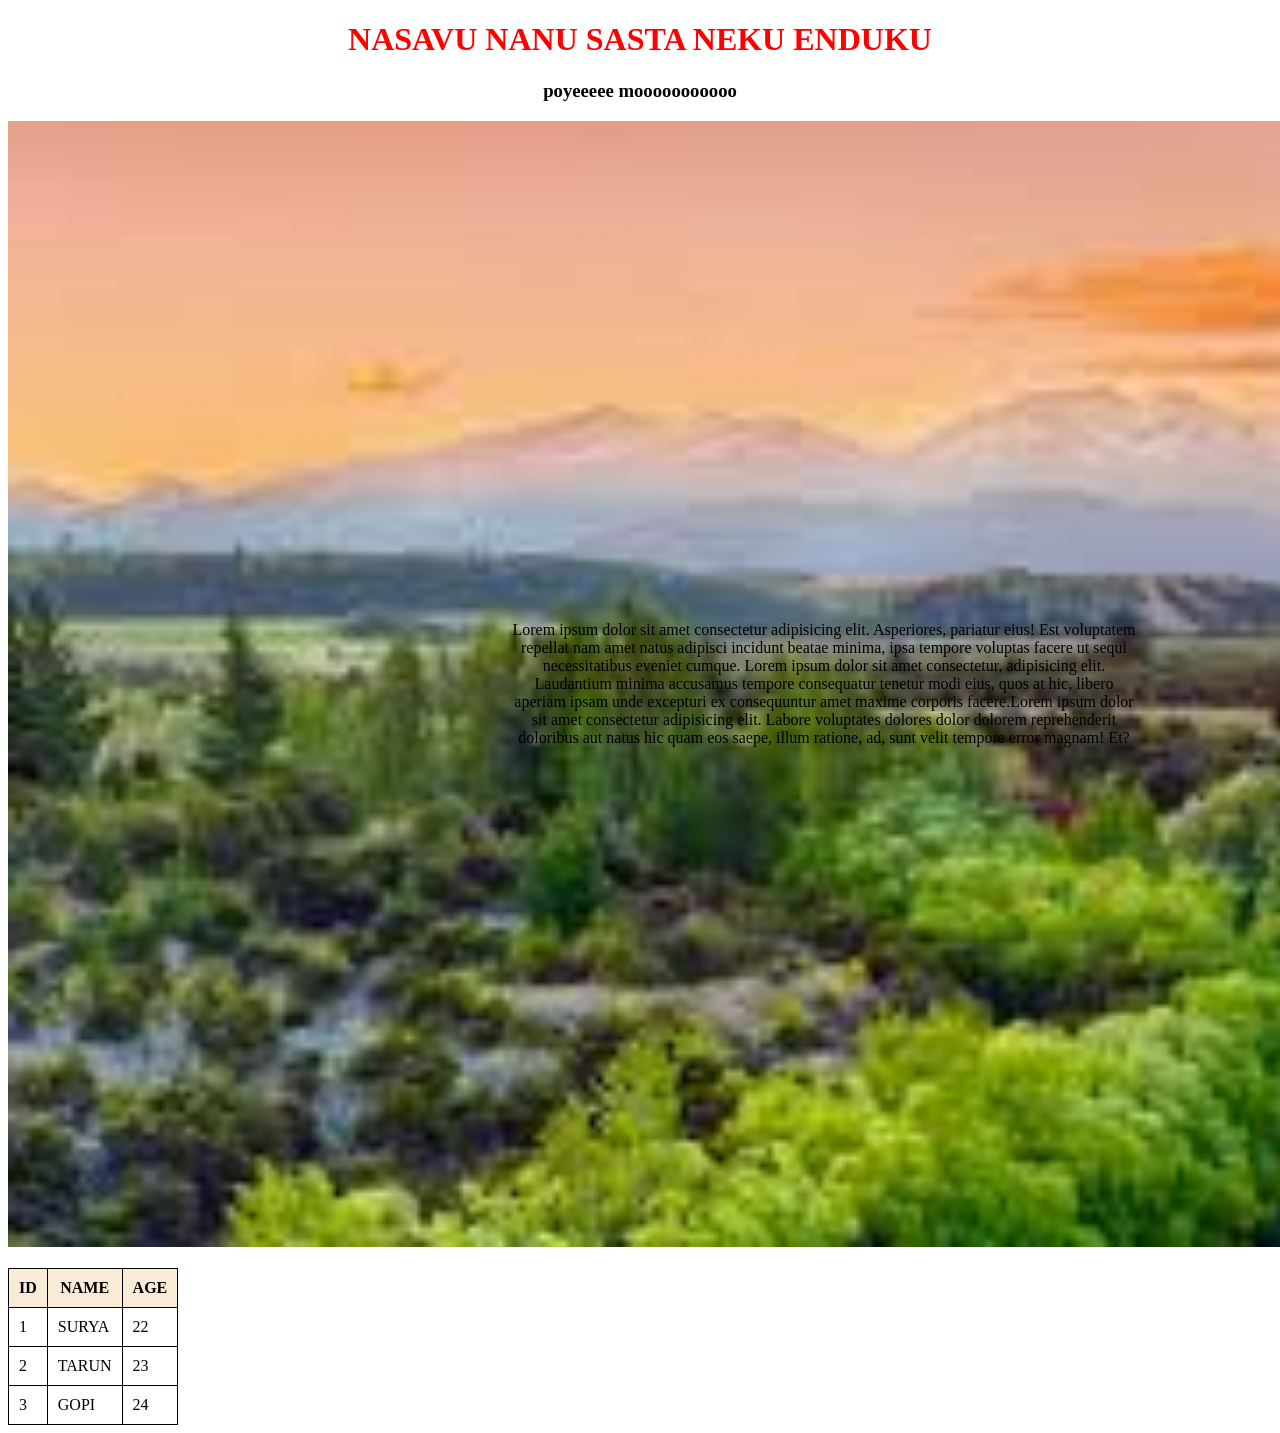
<file: day 3/index.html>
<!DOCTYPE html>
<html lang="en">
<head>
    <meta charset="UTF-8">
    <meta name="viewport" content="width=device-width, initial-scale=1.0">
    <title>DAY 3 PUSHPA</title>
    <link rel="stylesheet" href="style.css">
</head>
<body>
    <h1>NASAVU NANU SASTA NEKU ENDUKU</h1>
    <h3>poyeeeee mooooooooooo</h3>
    <p class="Buchi"> Lorem ipsum dolor sit amet consectetur adipisicing elit. Asperiores, pariatur eius! Est voluptatem repellat nam amet natus adipisci incidunt beatae minima, ipsa tempore voluptas facere ut sequi necessitatibus eveniet cumque. Lorem ipsum dolor sit amet consectetur, adipisicing elit. Laudantium minima accusamus tempore consequatur tenetur modi eius, quos at hic, libero aperiam ipsam unde excepturi ex consequuntur amet maxime corporis facere.Lorem ipsum dolor sit amet consectetur adipisicing elit. Labore voluptates dolores dolor dolorem reprehenderit doloribus aut natus hic quam eos saepe, illum ratione, ad, sunt velit tempore error magnam! Et?</p>
    <h1></h1>
    <table>
        <tr>
            <th>ID</th>
            <th>NAME</th>
            <th>AGE</th>
        </tr>
        <tr>
            <td>1</td>
            <td>SURYA</td>
            <td>22</td>
        </tr>
        <tr>
            <td>2</td>
            <td>TARUN</td>
            <td>23</td>
        </tr>
        <tr>
            <td>3</td>
            <td>GOPI</td>
            <td>24</td>
        </tr>
    
    </table>
    
</body>
</html>
</file>
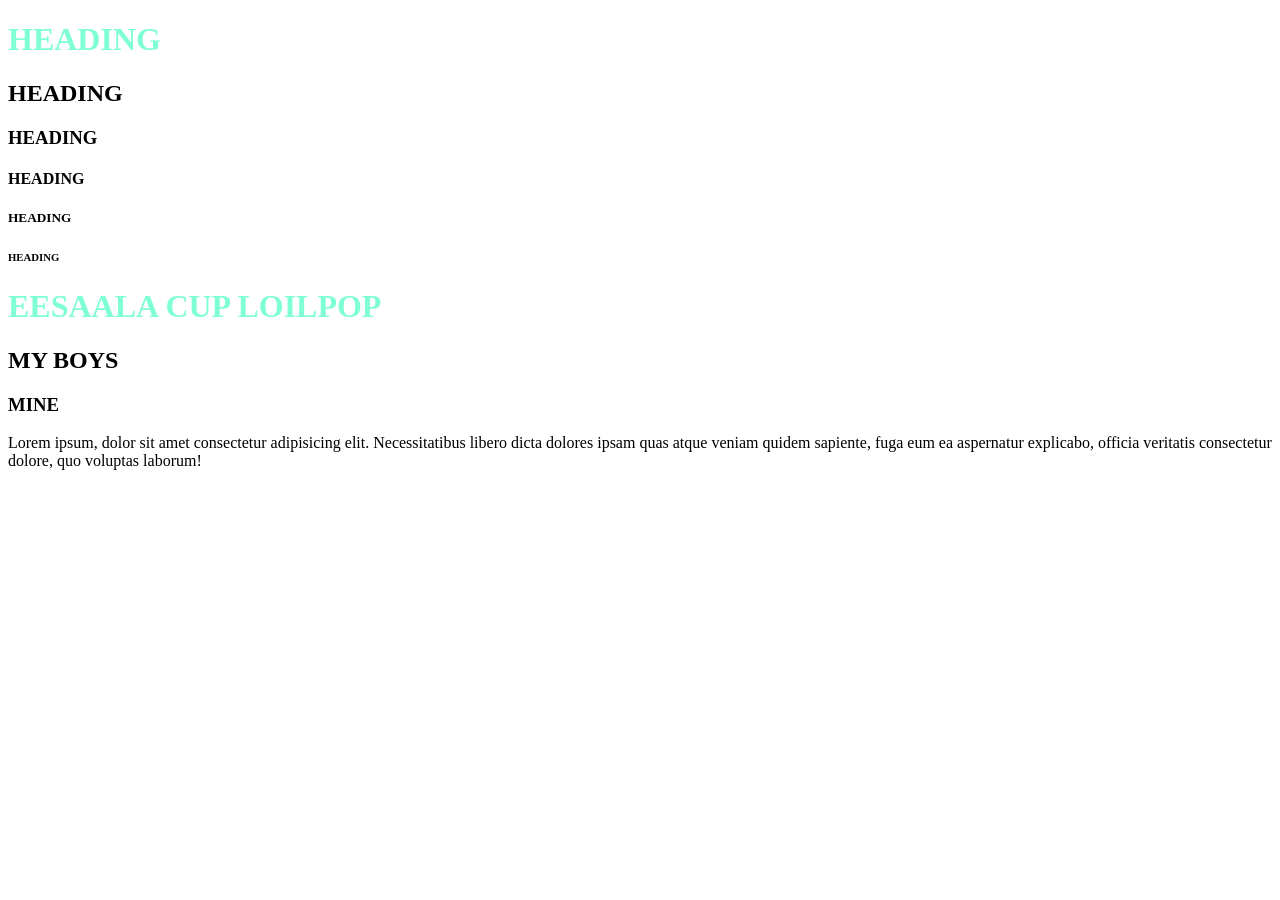
<file: day1/index.html>
<!DOCTYPE html>
<html lang="en">
<head>
    <meta charset="UTF-8">
    <meta name="viewport" content="width=device-width, initial-scale=1.0">
    <title>HTML/CSS DAY1</title>
    <link rel="stylesheet" href="style.css">
</head>
<body>
    <!-- H${HEADING}*6 -->
    <H1>HEADING</H1>
    <H2>HEADING</H2>
    <H3>HEADING</H3>
    <H4>HEADING</H4>
    <H5>HEADING</H5>
    <H6>HEADING</H6>
    <H1>EESAALA CUP LOILPOP</H1>
    <H2>MY BOYS</H2>
    <h3>MINE</h3>
    <p>Lorem ipsum, dolor sit amet consectetur adipisicing elit. Necessitatibus libero dicta dolores ipsam quas atque veniam quidem sapiente, fuga eum ea aspernatur explicabo, officia veritatis consectetur dolore, quo voluptas laborum!</p>
</body>
</html>
</file>
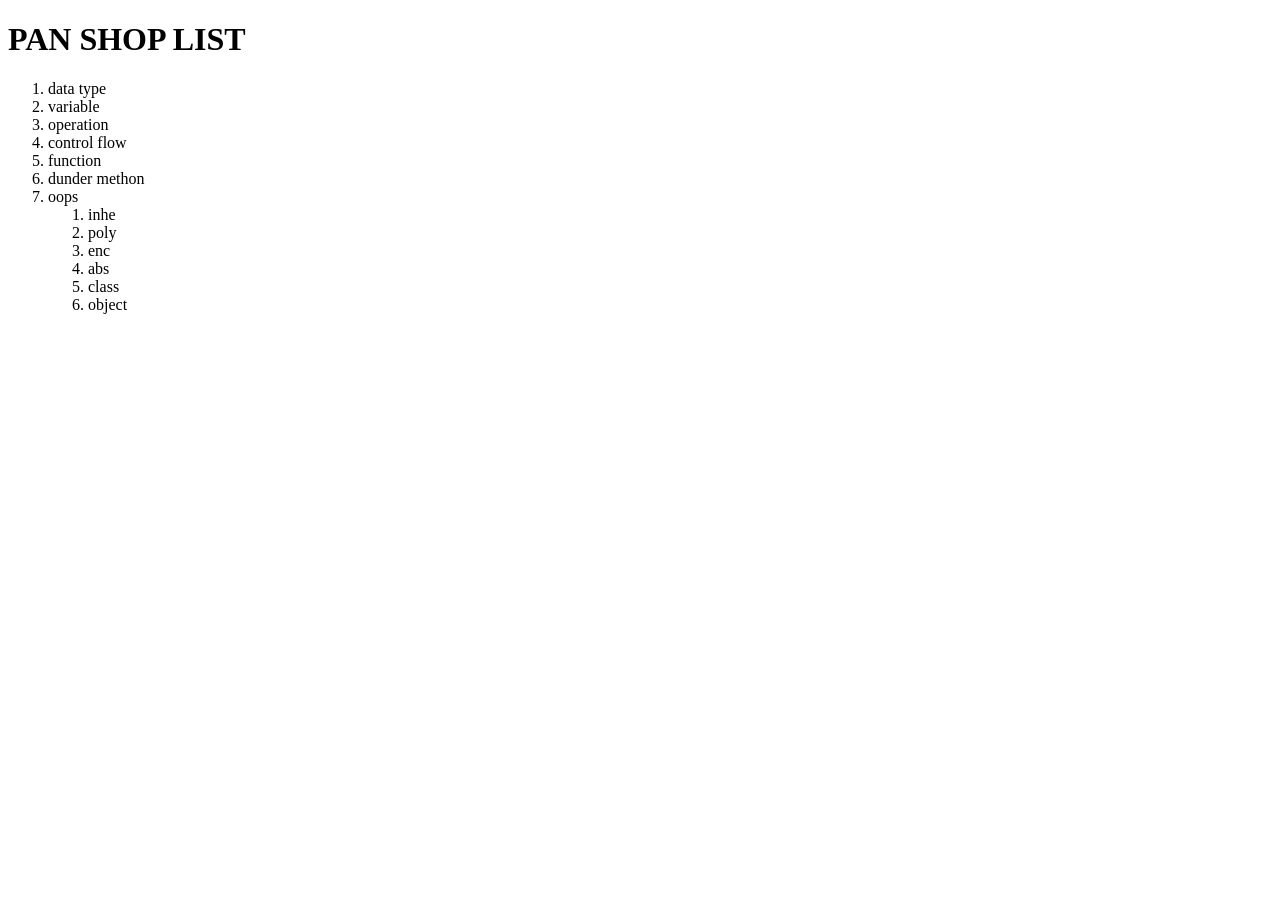
<file: day4/index.html>
<!DOCTYPE html>
<html lang="en">
<head>
    <meta charset="UTF-8">
    <meta name="viewport" content="width=device-width, initial-scale=1.0">
    <title>DAY4 PAN SHOP</title>
</head>
<body>
    <h1>PAN SHOP LIST</h1>
    <ol>
        <li>data type</li>
        <li>variable</li>
        <li>operation</li>
        <li>control flow</li>
        <li>function</li>
        <li>dunder methon</li>
        <li>oops
            <ol>
                <li>inhe</li>
                <li>poly</li>
                <li>enc</li>
                <li>abs</li>
                <li>class</li>
                <li>object</li>
            </ol>
        </li>
    </ol>
</body>
</html>
</file>
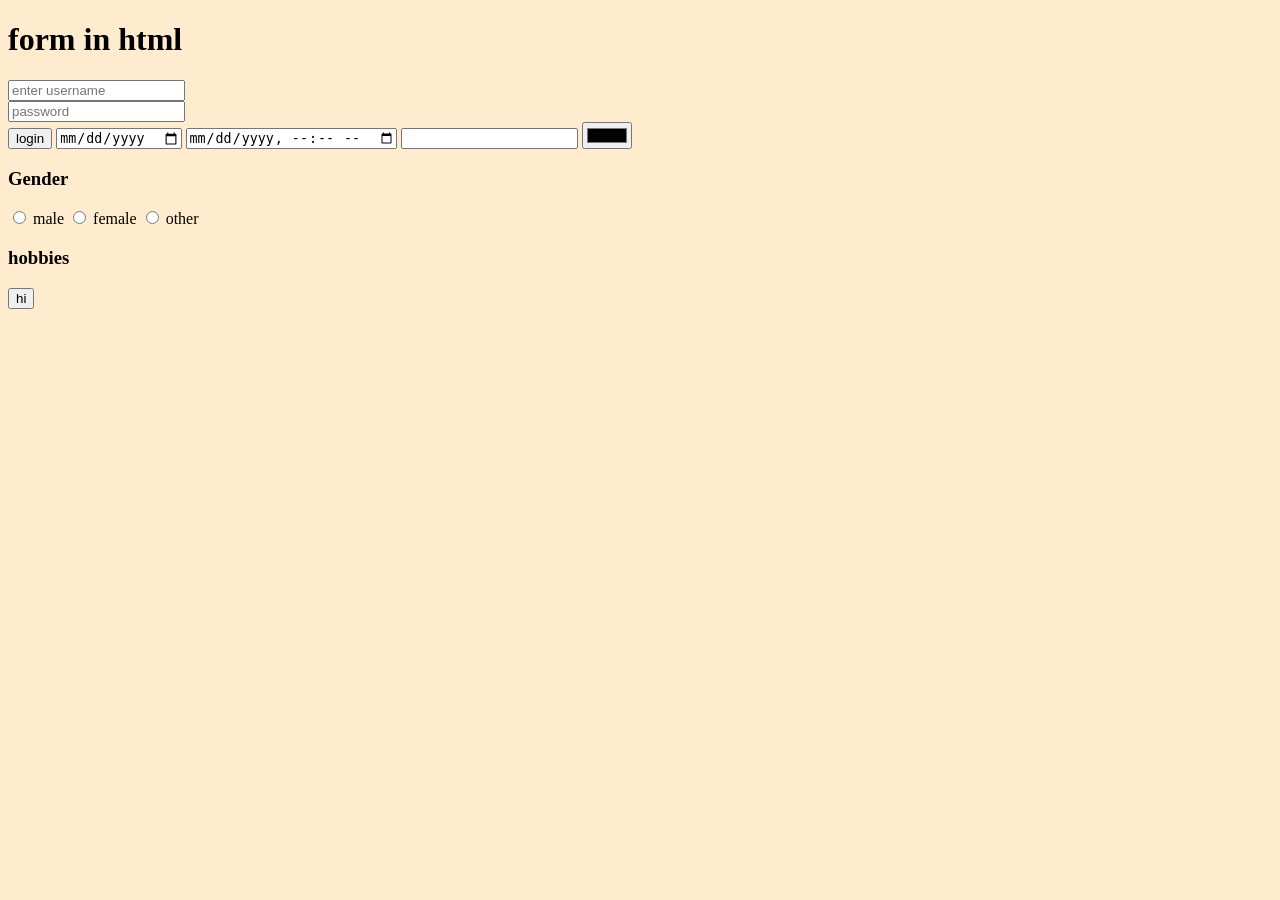
<file: day5/index.html>
<!DOCTYPE html>
<html lang="en">
<head>
    <meta charset="UTF-8">
    <meta name="viewport" content="width=device-width, initial-scale=1.0">
    <title> DAY 5 PAN SHOP</title>
    <link rel="stylesheet" href="style.css">
</head>
<body>
    
    <form>
        <h1>form in html</h1>
        <input type="text" placeholder="enter username" required><br>
        <input type="text" placeholder="password"required><br>
        <input login type="submit" value="login">

        <input type="date">
        <input type="datetime-local">
        <input type="mumber">
        <input type="color">
        <h3>Gender</h3>
        <input type="radio" name="Gender" id="male">
        <label for="male">male</label>
        <input type="radio" name="Gender" id="female">
        <label for="female">female</label>
        <input type="radio" name="Gender" id="other">
        <label for="other">other</label>
    <h3>hobbies</h3>
    <button>hi</button>

    

    </form>
</body>
</html>
</file>
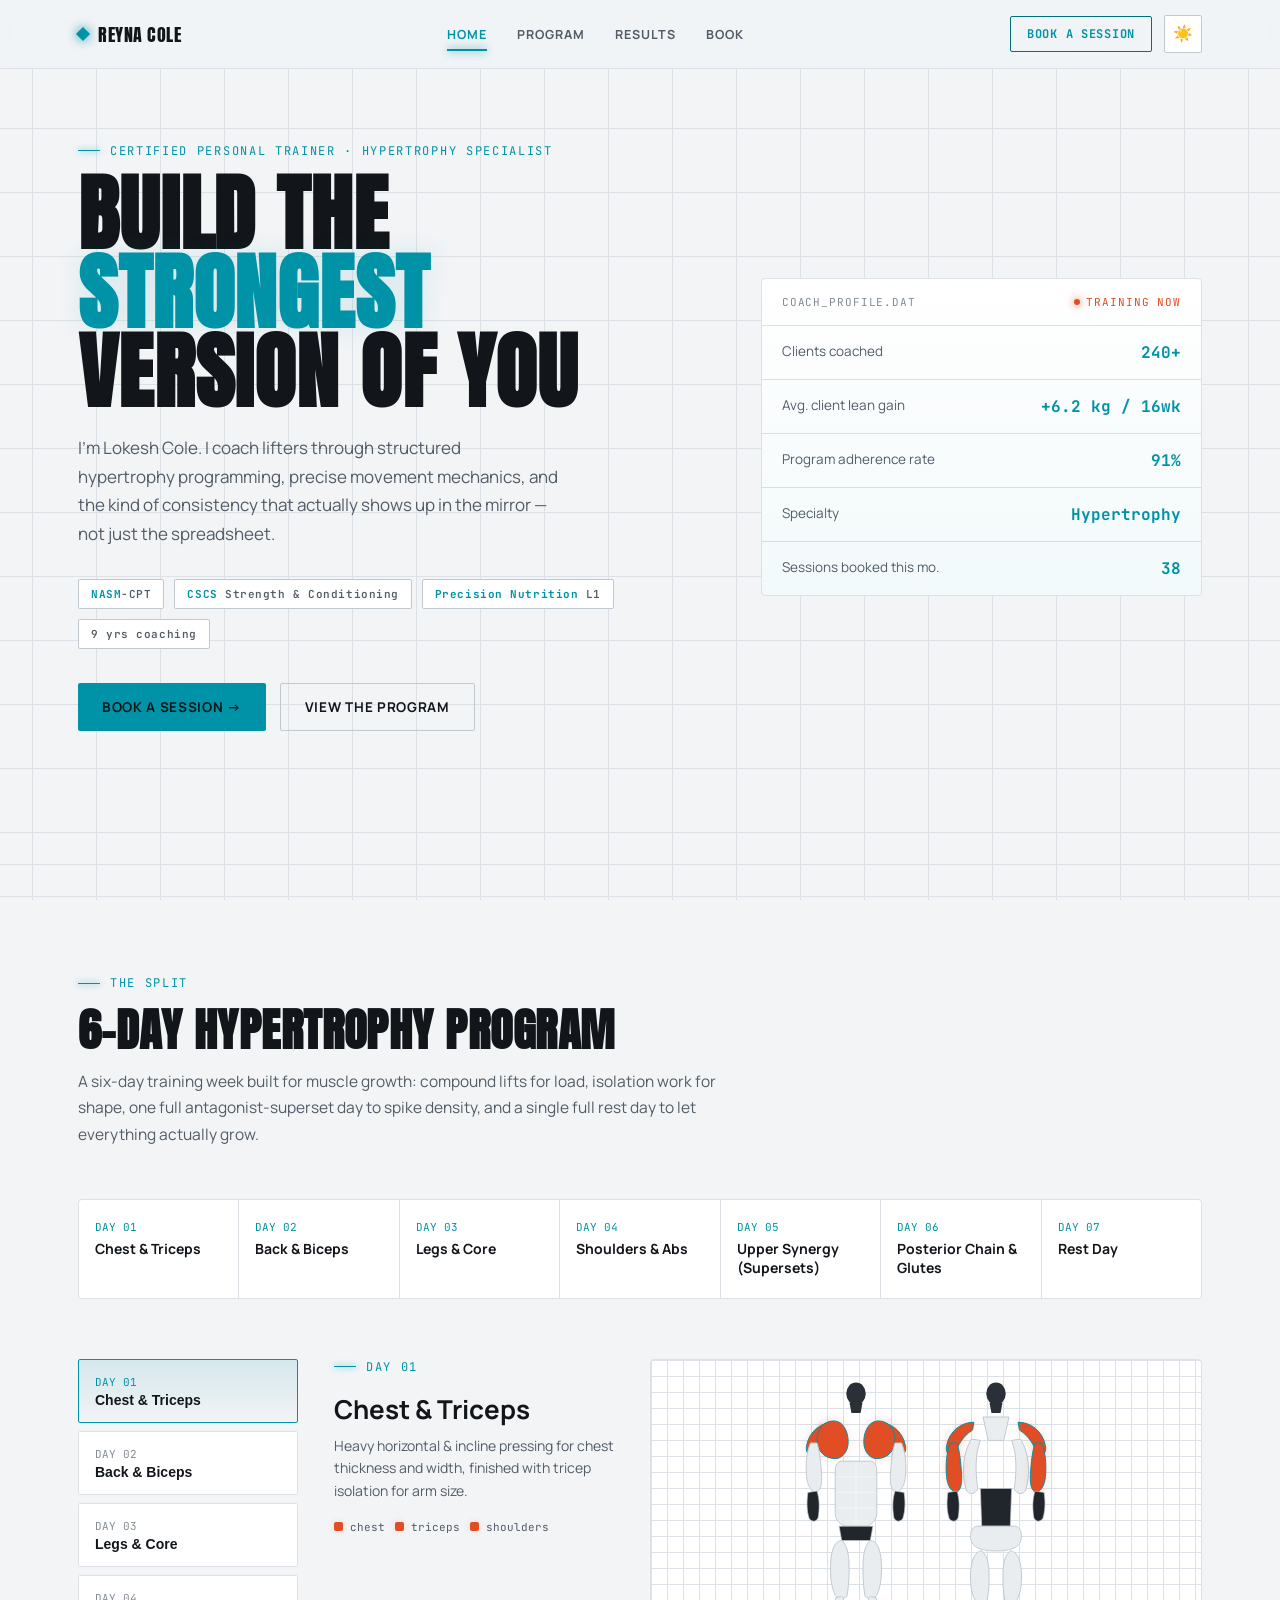
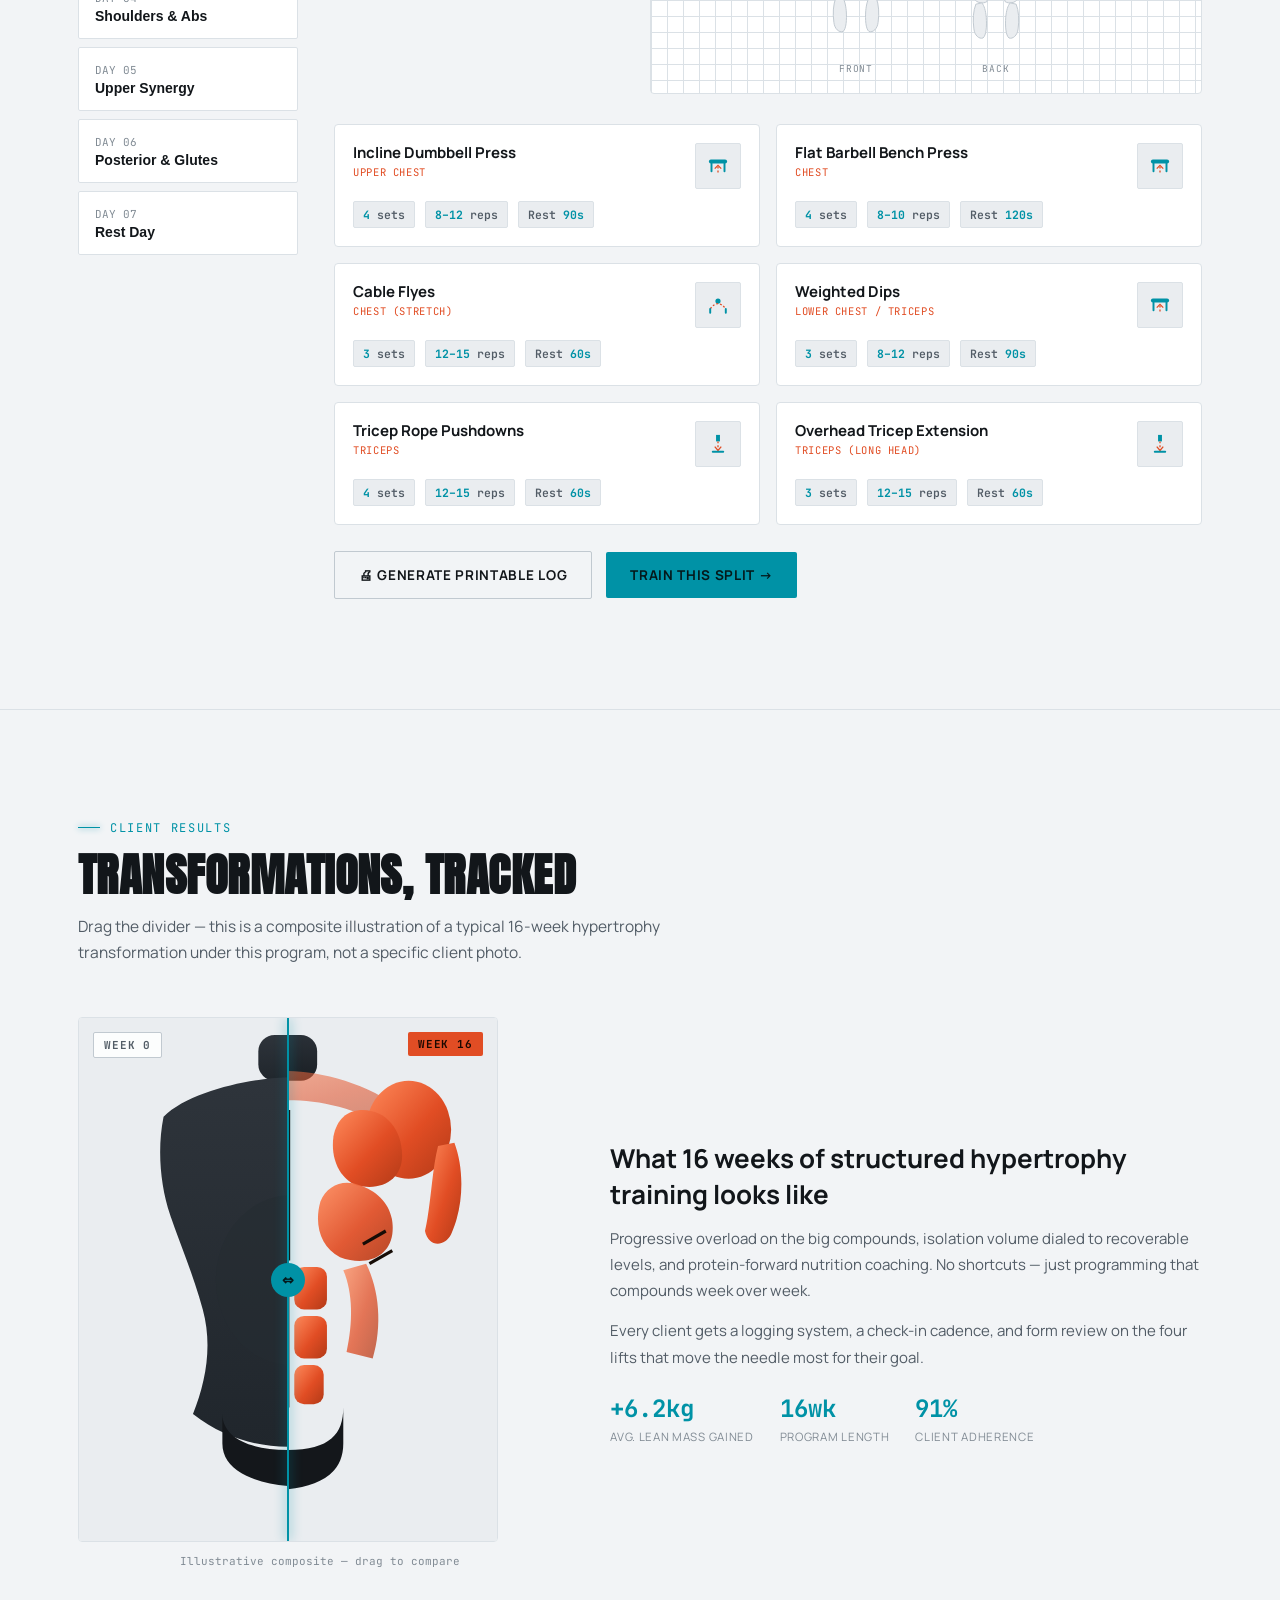
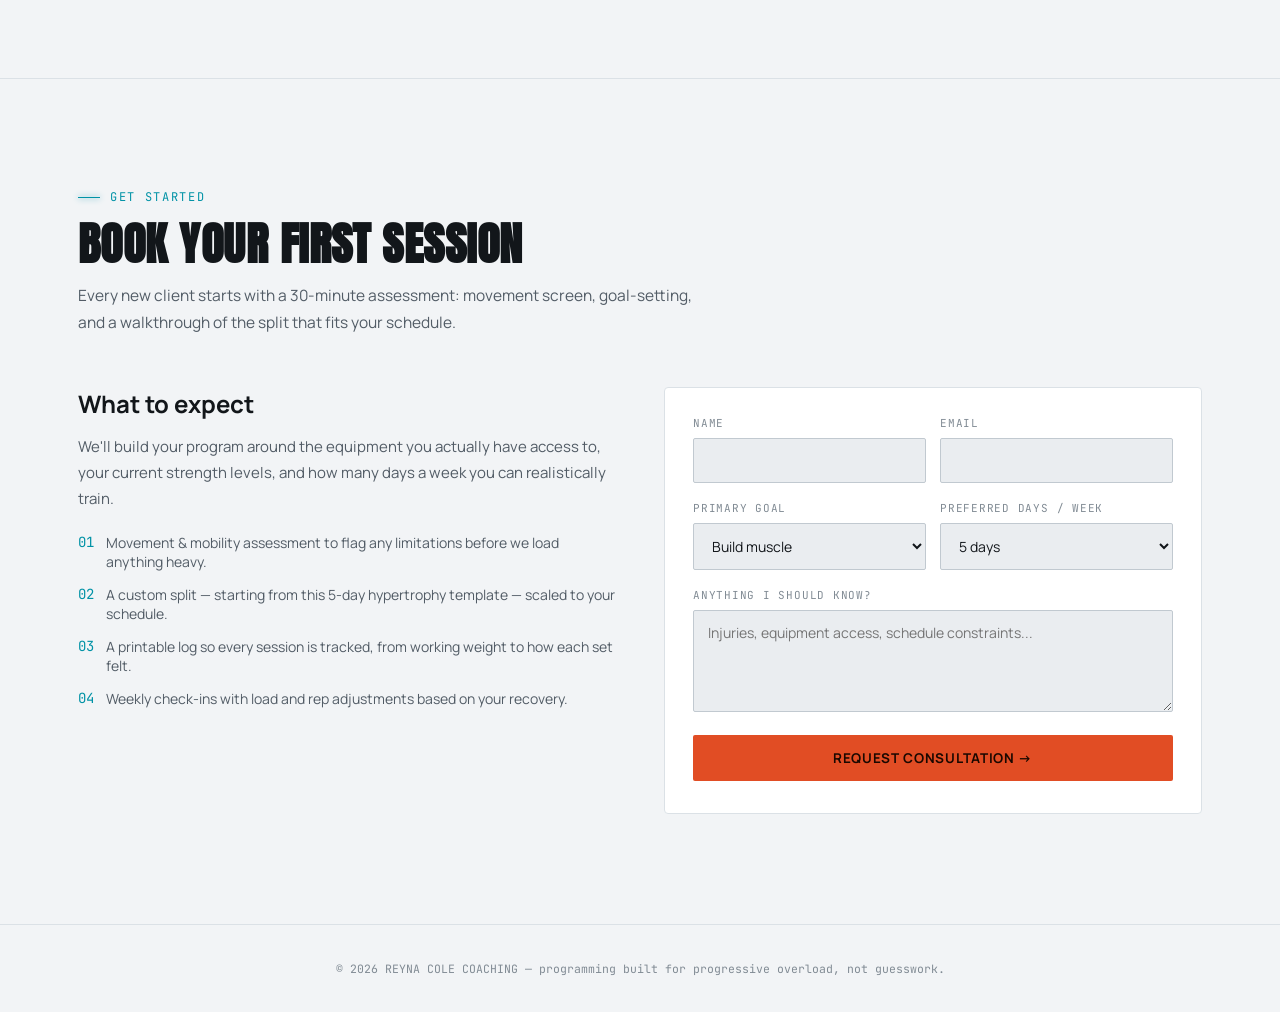
<file: gym/index.html>
<!DOCTYPE html>
<html lang="en">
<head>
<meta charset="UTF-8">
<meta name="viewport" content="width=device-width, initial-scale=1.0">
<title>Reyna Cole — Strength &amp; Hypertrophy Coaching</title>
<link rel="preconnect" href="https://fonts.googleapis.com">
<link href="https://fonts.googleapis.com/css2?family=Anton&family=Manrope:wght@400;500;600;700;800&family=JetBrains+Mono:wght@400;500;600;700&display=swap" rel="stylesheet">
<link rel="stylesheet" href="style.css">
</head>
<body>
 
<header class="site-nav">
  <div class="nav-inner">
    <a href="#home" class="nav-mark"><span class="bolt"></span><span>REYNA COLE</span></a>
    <nav class="links" id="navLinks">
      <a href="#home" class="active">Home</a>
      <a href="#program">Program</a>
      <a href="#results">Results</a>
      <a href="#book">Book</a>
    </nav>
    <div style="display:flex;align-items:center;gap:12px;">
      <a href="#book" class="nav-cta">Book a Session</a>
      <button id="themeBtn" aria-label="Toggle light and dark mode" title="Toggle light / dark mode">🌙</button>
      <button class="nav-toggle" id="navToggle" aria-label="Menu">☰</button>
    </div>
  </div>
</header>
 
<main>
  <!-- ================= HERO ================= -->
  <section class="hero" id="home">
    <div class="wrap hero-grid">
      <div>
        <div class="eyebrow">Certified Personal Trainer · Hypertrophy Specialist</div>
        <h1 class="hero-name display">BUILD THE<br><span class="accent">STRONGEST</span><br>VERSION OF YOU</h1>
        <p class="tagline">I'm Lokesh Cole. I coach lifters through structured hypertrophy programming, precise movement mechanics, and the kind of consistency that actually shows up in the mirror — not just the spreadsheet.</p>
        <div class="cert-row">
          <span class="cert"><strong>NASM</strong>-CPT</span>
          <span class="cert"><strong>CSCS</strong> Strength & Conditioning</span>
          <span class="cert"><strong>Precision Nutrition</strong> L1</span>
          <span class="cert">9 yrs coaching</span>
        </div>
        <div class="hero-actions">
          <a href="#book" class="btn btn-primary">Book a Session →</a>
          <a href="#program" class="btn btn-ghost">View the Program</a>
        </div>
      </div>
      <div class="hero-card">
        <div class="hero-card-head"><span>COACH_PROFILE.dat</span><span class="live">TRAINING NOW</span></div>
        <div class="stat-row"><span>Clients coached</span><span>240+</span></div>
        <div class="stat-row"><span>Avg. client lean gain</span><span>+6.2 kg / 16wk</span></div>
        <div class="stat-row"><span>Program adherence rate</span><span>91%</span></div>
        <div class="stat-row"><span>Specialty</span><span>Hypertrophy</span></div>
        <div class="stat-row"><span>Sessions booked this mo.</span><span>38</span></div>
      </div>
    </div>
  </section>
 
  <!-- ================= PROGRAM ================= -->
  <section id="program">
    <div class="wrap">
      <div class="section-head">
        <div class="eyebrow">The Split</div>
        <h2 class="display">6-Day Hypertrophy Program</h2>
        <p>A six-day training week built for muscle growth: compound lifts for load, isolation work for shape, one full antagonist-superset day to spike density, and a single full rest day to let everything actually grow.</p>
      </div>
 
      <div class="split-strip">
        <div class="split-cell"><div class="d">DAY 01</div><div class="t">Chest &amp; Triceps</div></div>
        <div class="split-cell"><div class="d">DAY 02</div><div class="t">Back &amp; Biceps</div></div>
        <div class="split-cell"><div class="d">DAY 03</div><div class="t">Legs &amp; Core</div></div>
        <div class="split-cell"><div class="d">DAY 04</div><div class="t">Shoulders &amp; Abs</div></div>
        <div class="split-cell"><div class="d">DAY 05</div><div class="t">Upper Synergy (Supersets)</div></div>
        <div class="split-cell"><div class="d">DAY 06</div><div class="t">Posterior Chain &amp; Glutes</div></div>
        <div class="split-cell"><div class="d">DAY 07</div><div class="t">Rest Day</div></div>
      </div>
 
      <div class="program-layout">
        <div class="day-tabs" id="dayTabs">
          <button class="day-tab active" data-day="1"><span class="num">DAY 01</span><span class="lbl">Chest & Triceps</span></button>
          <button class="day-tab" data-day="2"><span class="num">DAY 02</span><span class="lbl">Back & Biceps</span></button>
          <button class="day-tab" data-day="3"><span class="num">DAY 03</span><span class="lbl">Legs & Core</span></button>
          <button class="day-tab" data-day="4"><span class="num">DAY 04</span><span class="lbl">Shoulders & Abs</span></button>
          <button class="day-tab" data-day="5"><span class="num">DAY 05</span><span class="lbl">Upper Synergy</span></button>
          <button class="day-tab" data-day="6"><span class="num">DAY 06</span><span class="lbl">Posterior & Glutes</span></button>
          <button class="day-tab" data-day="7"><span class="num">DAY 07</span><span class="lbl">Rest Day</span></button>
        </div>
 
        <div id="panels"></div>
      </div>
    </div>
  </section>
 
  <!-- ================= RESULTS / SLIDER ================= -->
  <section id="results">
    <div class="wrap">
      <div class="section-head">
        <div class="eyebrow">Client Results</div>
        <h2 class="display">Transformations, Tracked</h2>
        <p>Drag the divider — this is a composite illustration of a typical 16-week hypertrophy transformation under this program, not a specific client photo.</p>
      </div>
      <div class="compare-wrap">
        <div>
          <div class="compare" id="compare">
            <div class="layer before">
              <svg viewBox="0 0 220 300" xmlns="http://www.w3.org/2000/svg">
                <defs>
                  <linearGradient id="beforeSkin" x1="0" y1="0" x2="0" y2="1">
                    <stop offset="0%" stop-color="#2E343B"/>
                    <stop offset="100%" stop-color="#20262C"/>
                  </linearGradient>
                </defs>
                <rect x="92" y="0" width="36" height="28" rx="10" fill="url(#beforeSkin)"/>
                <path d="M34 50 C50 34 90 26 110 26 C130 26 170 34 186 50 C190 70 188 92 182 110 C176 128 168 146 162 168 C156 190 160 212 168 232 C150 246 130 252 110 252 C90 252 70 246 52 232 C60 212 64 190 58 168 C52 146 44 128 38 110 C32 92 30 70 34 50 Z" fill="url(#beforeSkin)"/>
                <ellipse cx="112" cy="150" rx="46" ry="52" fill="#262C32" opacity="0.55"/>
                <path d="M70 232 C70 246 86 254 110 254 C134 254 150 246 150 232 L150 250 C150 266 132 274 110 276 C88 274 70 266 70 250 Z" fill="#14171B"/>
              </svg>
            </div>
            <div class="layer after">
              <svg viewBox="0 0 220 300" xmlns="http://www.w3.org/2000/svg">
                <defs>
                  <linearGradient id="afterMuscle" x1="0" y1="0" x2="1" y2="1">
                    <stop offset="0%" stop-color="#FF8B5C"/>
                    <stop offset="55%" stop-color="var(--flame)"/>
                    <stop offset="100%" stop-color="#B23A17"/>
                  </linearGradient>
                  <linearGradient id="afterSkin" x1="0" y1="0" x2="0" y2="1">
                    <stop offset="0%" stop-color="#2A3037"/>
                    <stop offset="100%" stop-color="#1A1F24"/>
                  </linearGradient>
                </defs>
                <rect x="92" y="0" width="36" height="28" rx="10" fill="url(#afterSkin)"/>
                <path d="M40 46 C60 30 90 22 110 22 C130 22 160 30 180 46 L180 60 C150 44 130 40 110 40 C90 40 70 44 40 60 Z" fill="url(#afterMuscle)" opacity="0.55"/>
                <ellipse cx="36" cy="58" rx="26" ry="30" fill="url(#afterMuscle)"/>
                <ellipse cx="184" cy="58" rx="26" ry="30" fill="url(#afterMuscle)"/>
                <path d="M64 46 C50 46 40 58 40 74 C40 88 52 96 68 92 C78 88 84 76 82 62 C80 52 74 46 64 46 Z" fill="url(#afterMuscle)"/>
                <path d="M156 46 C170 46 180 58 180 74 C180 88 168 96 152 92 C142 88 136 76 138 62 C140 52 146 46 156 46 Z" fill="url(#afterMuscle)"/>
                <path d="M66 92 C54 96 44 106 46 122 C48 136 62 142 78 136 C90 130 94 116 90 102 C86 92 76 88 66 92 Z" fill="url(#afterMuscle)" opacity="0.92"/>
                <path d="M154 92 C166 96 176 106 174 122 C172 136 158 142 142 136 C130 130 126 116 130 102 C134 92 144 88 154 92 Z" fill="url(#afterMuscle)" opacity="0.92"/>
                <line x1="110" y1="46" x2="110" y2="138" stroke="#160C06" stroke-width="3"/>
                <line x1="50" y1="120" x2="64" y2="128" stroke="#160C06" stroke-width="2"/>
                <line x1="46" y1="132" x2="60" y2="140" stroke="#160C06" stroke-width="2"/>
                <line x1="170" y1="120" x2="156" y2="128" stroke="#160C06" stroke-width="2"/>
                <line x1="174" y1="132" x2="160" y2="140" stroke="#160C06" stroke-width="2"/>
                <path d="M62 140 C54 156 52 178 58 198 L74 194 C70 176 70 158 76 144 Z" fill="url(#afterMuscle)" opacity="0.75"/>
                <path d="M158 140 C166 156 168 178 162 198 L146 194 C150 176 150 158 144 144 Z" fill="url(#afterMuscle)" opacity="0.75"/>
                <rect x="86" y="142" width="20" height="26" rx="6" fill="url(#afterMuscle)"/>
                <rect x="114" y="142" width="20" height="26" rx="6" fill="url(#afterMuscle)"/>
                <rect x="86" y="172" width="20" height="26" rx="6" fill="url(#afterMuscle)"/>
                <rect x="114" y="172" width="20" height="26" rx="6" fill="url(#afterMuscle)"/>
                <rect x="88" y="202" width="18" height="24" rx="6" fill="url(#afterMuscle)"/>
                <rect x="114" y="202" width="18" height="24" rx="6" fill="url(#afterMuscle)"/>
                <line x1="110" y1="140" x2="110" y2="228" stroke="#160C06" stroke-width="2"/>
                <path d="M8 66 C2 82 2 104 10 122 C14 130 24 130 26 120 C22 102 22 84 18 68 Z" fill="url(#afterMuscle)"/>
                <path d="M212 66 C218 82 218 104 210 122 C206 130 196 130 194 120 C198 102 198 84 202 68 Z" fill="url(#afterMuscle)"/>
                <path d="M76 228 C76 244 84 254 110 254 C136 254 144 244 144 228 L144 250 C144 268 130 276 110 278 C90 276 76 268 76 250 Z" fill="#14171B"/>
              </svg>
            </div>
            <div class="compare-handle" id="compareHandle"></div>
            <span class="compare-tag before">WEEK 0</span>
            <span class="compare-tag after">WEEK 16</span>
            <input type="range" min="0" max="100" value="50" id="compareRange" aria-label="Drag to compare before and after">
          </div>
          <div class="compare-caption">Illustrative composite — drag to compare</div>
        </div>
        <div class="compare-copy">
          <h3>What 16 weeks of structured hypertrophy training looks like</h3>
          <p>Progressive overload on the big compounds, isolation volume dialed to recoverable levels, and protein-forward nutrition coaching. No shortcuts — just programming that compounds week over week.</p>
          <p>Every client gets a logging system, a check-in cadence, and form review on the four lifts that move the needle most for their goal.</p>
          <div class="compare-stats">
            <div class="cstat"><b>+6.2kg</b><span>Avg. lean mass gained</span></div>
            <div class="cstat"><b>16wk</b><span>Program length</span></div>
            <div class="cstat"><b>91%</b><span>Client adherence</span></div>
          </div>
        </div>
      </div>
    </div>
  </section>
 
  <!-- ================= BOOK ================= -->
  <section id="book">
    <div class="wrap">
      <div class="section-head">
        <div class="eyebrow">Get Started</div>
        <h2 class="display">Book Your First Session</h2>
        <p>Every new client starts with a 30-minute assessment: movement screen, goal-setting, and a walkthrough of the split that fits your schedule.</p>
      </div>
      <div class="book-grid">
        <div class="book-info">
          <h3>What to expect</h3>
          <p>We'll build your program around the equipment you actually have access to, your current strength levels, and how many days a week you can realistically train.</p>
          <div class="book-list">
            <div class="row"><span class="ico">01</span><span>Movement &amp; mobility assessment to flag any limitations before we load anything heavy.</span></div>
            <div class="row"><span class="ico">02</span><span>A custom split — starting from this 5-day hypertrophy template — scaled to your schedule.</span></div>
            <div class="row"><span class="ico">03</span><span>A printable log so every session is tracked, from working weight to how each set felt.</span></div>
            <div class="row"><span class="ico">04</span><span>Weekly check-ins with load and rep adjustments based on your recovery.</span></div>
          </div>
        </div>
        <form class="book-form" id="bookForm">
          <div class="field-row">
            <div class="field">
              <label for="bf-name">Name</label>
              <input type="text" id="bf-name" required maxlength="80">
            </div>
            <div class="field">
              <label for="bf-email">Email</label>
              <input type="email" id="bf-email" required maxlength="120">
            </div>
          </div>
          <div class="field-row">
            <div class="field">
              <label for="bf-goal">Primary Goal</label>
              <select id="bf-goal">
                <option>Build muscle</option>
                <option>Lose fat</option>
                <option>Get stronger</option>
                <option>General fitness</option>
              </select>
            </div>
            <div class="field">
              <label for="bf-days">Preferred Days / Week</label>
              <select id="bf-days">
                <option>3 days</option>
                <option selected>5 days</option>
                <option>6 days</option>
              </select>
            </div>
          </div>
          <div class="field">
            <label for="bf-message">Anything I should know?</label>
            <textarea id="bf-message" rows="4" maxlength="600" placeholder="Injuries, equipment access, schedule constraints..."></textarea>
          </div>
          <button type="submit" class="btn btn-flame" style="width:100%;justify-content:center;">Request Consultation →</button>
          <span id="bookStatus"></span>
        </form>
      </div>
    </div>
  </section>
</main>
 
<footer>© 2026 REYNA COLE COACHING — programming built for progressive overload, not guesswork.</footer>
 
<!-- Printable log sheet, only visible when printing -->
<div class="print-only" id="printLog">
  <h2 id="printDayTitle">Workout Log</h2>
  <div id="printDayMeta"></div>
  <table>
    <thead><tr><th>Exercise</th><th>Sets x Reps</th><th>Rest</th><th>Weight</th><th>Notes</th></tr></thead>
    <tbody id="printTableBody"></tbody>
  </table>
</div>
 
<script>
  // ---------- Theme toggle: dark / light ----------
  const themeBtn = document.getElementById('themeBtn');
  const prefersLight = window.matchMedia('(prefers-color-scheme: light)').matches;
  let currentTheme = prefersLight ? 'light' : 'dark';
 
  function applyTheme(mode){
    if(mode === 'light'){
      document.documentElement.setAttribute('data-theme', 'light');
      themeBtn.textContent = '☀️';
    } else {
      document.documentElement.removeAttribute('data-theme');
      themeBtn.textContent = '🌙';
    }
    currentTheme = mode;
  }
  applyTheme(currentTheme);
 
  themeBtn.addEventListener('click', () => {
    applyTheme(currentTheme === 'dark' ? 'light' : 'dark');
  });
 
  // ---------- Mobile nav ----------
  const navToggle = document.getElementById('navToggle');
  const navLinks = document.getElementById('navLinks');
  navToggle.addEventListener('click', () => navLinks.classList.toggle('open'));
  navLinks.querySelectorAll('a').forEach(a => a.addEventListener('click', () => navLinks.classList.remove('open')));
 
  // ---------- Active nav on scroll ----------
  const navSections = document.querySelectorAll('main section[id]');
  const navAnchors = document.querySelectorAll('nav.links a');
  const io = new IntersectionObserver(entries => {
    entries.forEach(e => {
      if(e.isIntersecting){
        navAnchors.forEach(a => a.classList.toggle('active', a.getAttribute('href') === '#' + e.target.id));
      }
    });
  }, { rootMargin: '-40% 0px -50% 0px' });
  navSections.forEach(s => io.observe(s));
 
  // ---------- Exercise icon library (simple motion-path glyphs) ----------
  const icons = {
    press: '<svg viewBox="0 0 40 40"><path d="M10 28 L10 16 M30 28 L30 16" stroke="var(--cyan)" stroke-width="3" stroke-linecap="round"/><rect x="6" y="10" width="28" height="6" rx="3" fill="var(--cyan)"/><path d="M20 30 L20 20" stroke="var(--flame)" stroke-width="2" stroke-dasharray="3 3"/><path d="M15 24 L20 19 L25 24" stroke="var(--flame)" stroke-width="2" fill="none"/></svg>',
    fly: '<svg viewBox="0 0 40 40"><circle cx="20" cy="14" r="4" fill="var(--cyan)"/><path d="M8 26 Q20 10 32 26" stroke="var(--flame)" stroke-width="2" fill="none" stroke-dasharray="3 3"/><path d="M8 26 L8 32 M32 26 L32 32" stroke="var(--cyan)" stroke-width="3" stroke-linecap="round"/></svg>',
    pushdown: '<svg viewBox="0 0 40 40"><rect x="17" y="6" width="6" height="10" fill="var(--cyan)"/><path d="M20 16 L20 30" stroke="var(--flame)" stroke-width="2" stroke-dasharray="3 3"/><path d="M15 24 L20 30 L25 24" stroke="var(--flame)" stroke-width="2" fill="none"/><path d="M12 32 h16" stroke="var(--cyan)" stroke-width="3" stroke-linecap="round"/></svg>',
    pull: '<svg viewBox="0 0 40 40"><rect x="10" y="6" width="20" height="4" fill="var(--cyan)"/><path d="M20 10 L20 24" stroke="var(--flame)" stroke-width="2" stroke-dasharray="3 3"/><path d="M14 18 L20 24 L26 18" stroke="var(--flame)" stroke-width="2" fill="none"/><path d="M14 30 h12" stroke="var(--cyan)" stroke-width="3" stroke-linecap="round"/></svg>',
    row: '<svg viewBox="0 0 40 40"><path d="M6 30 L34 30" stroke="var(--cyan)" stroke-width="3" stroke-linecap="round"/><path d="M14 30 L26 16" stroke="var(--flame)" stroke-width="2" stroke-dasharray="3 3"/><path d="M18 18 L26 16 L24 24" stroke="var(--flame)" stroke-width="2" fill="none"/></svg>',
    curl: '<svg viewBox="0 0 40 40"><circle cx="12" cy="30" r="3" fill="var(--cyan)"/><path d="M12 30 Q12 16 24 12" stroke="var(--flame)" stroke-width="2" fill="none" stroke-dasharray="3 3"/><rect x="20" y="6" width="10" height="4" rx="2" fill="var(--cyan)" transform="rotate(-25 25 8)"/></svg>',
    squat: '<svg viewBox="0 0 40 40"><circle cx="20" cy="8" r="4" fill="var(--cyan)"/><path d="M20 12 L20 22" stroke="var(--cyan)" stroke-width="3"/><path d="M12 34 L20 22 L28 34" stroke="var(--flame)" stroke-width="2" fill="none" stroke-dasharray="3 3"/><path d="M8 34 h10 M22 34 h10" stroke="var(--cyan)" stroke-width="3" stroke-linecap="round"/></svg>',
    hinge: '<svg viewBox="0 0 40 40"><circle cx="14" cy="8" r="4" fill="var(--cyan)"/><path d="M14 12 Q10 22 22 26" stroke="var(--cyan)" stroke-width="3" fill="none"/><path d="M22 26 L30 34" stroke="var(--flame)" stroke-width="2" stroke-dasharray="3 3"/><rect x="6" y="30" width="14" height="4" rx="2" fill="var(--cyan)"/></svg>',
    calf: '<svg viewBox="0 0 40 40"><path d="M14 8 L14 26" stroke="var(--cyan)" stroke-width="3"/><path d="M14 26 Q14 32 22 34" stroke="var(--flame)" stroke-width="2" fill="none" stroke-dasharray="3 3"/><rect x="10" y="34" width="16" height="3" rx="1.5" fill="var(--cyan)"/></svg>',
    core: '<svg viewBox="0 0 40 40"><rect x="12" y="8" width="16" height="24" rx="4" fill="none" stroke="var(--cyan)" stroke-width="2"/><path d="M14 14 h12 M14 20 h12 M14 26 h12" stroke="var(--flame)" stroke-width="2" stroke-dasharray="2 3"/></svg>',
    mobility: '<svg viewBox="0 0 40 40"><circle cx="20" cy="20" r="12" fill="none" stroke="var(--cyan)" stroke-width="2" stroke-dasharray="4 4"/><path d="M20 10 A10 10 0 0 1 30 20" stroke="var(--flame)" stroke-width="2" fill="none"/><path d="M27 16 L30 20 L26 21" stroke="var(--flame)" stroke-width="2" fill="none"/></svg>'
  };
 
  // ---------- Program data ----------
  const days = {
    1:{
      title:'Chest &amp; Triceps', focus:'Heavy horizontal & incline pressing for chest thickness and width, finished with tricep isolation for arm size.',
      muscles:['chest','triceps','shoulders'],
      exercises:[
        {name:'Incline Dumbbell Press', target:'Upper Chest', sets:'4', reps:'8–12', rest:'90s', icon:'press'},
        {name:'Flat Barbell Bench Press', target:'Chest', sets:'4', reps:'8–10', rest:'120s', icon:'press'},
        {name:'Cable Flyes', target:'Chest (Stretch)', sets:'3', reps:'12–15', rest:'60s', icon:'fly'},
        {name:'Weighted Dips', target:'Lower Chest / Triceps', sets:'3', reps:'8–12', rest:'90s', icon:'press'},
        {name:'Tricep Rope Pushdowns', target:'Triceps', sets:'4', reps:'12–15', rest:'60s', icon:'pushdown'},
        {name:'Overhead Tricep Extension', target:'Triceps (Long Head)', sets:'3', reps:'12–15', rest:'60s', icon:'pushdown'}
      ]
    },
    2:{
      title:'Back &amp; Biceps', focus:'Vertical and horizontal pulling to build width and thickness, then bicep isolation for full arm development.',
      muscles:['back','biceps'],
      exercises:[
        {name:'Lat Pulldowns', target:'Lats (Width)', sets:'4', reps:'10–12', rest:'90s', icon:'pull'},
        {name:'Barbell Rows', target:'Mid Back', sets:'4', reps:'8–10', rest:'120s', icon:'row'},
        {name:'Seated Cable Rows', target:'Mid Back / Rear Delts', sets:'3', reps:'10–12', rest:'90s', icon:'row'},
        {name:'Straight-Arm Pulldown', target:'Lats (Stretch)', sets:'3', reps:'12–15', rest:'60s', icon:'pull'},
        {name:'Barbell Curls', target:'Biceps', sets:'4', reps:'8–12', rest:'90s', icon:'curl'},
        {name:'Hammer Curls', target:'Biceps / Forearms', sets:'3', reps:'10–12', rest:'60s', icon:'curl'}
      ]
    },
    3:{
      title:'Legs &amp; Core', focus:'Squat and hinge patterns for total lower-body size and strength, with direct calf and core finishers.',
      muscles:['quads','hamstrings','glutes','calves','core'],
      exercises:[
        {name:'Barbell Squats', target:'Quads / Glutes', sets:'5', reps:'6–10', rest:'150s', icon:'squat'},
        {name:'Romanian Deadlifts', target:'Hamstrings / Glutes', sets:'4', reps:'8–10', rest:'120s', icon:'hinge'},
        {name:'Leg Press', target:'Quads', sets:'3', reps:'10–12', rest:'90s', icon:'squat'},
        {name:'Walking Lunges', target:'Quads / Glutes', sets:'3', reps:'12/leg', rest:'90s', icon:'squat'},
        {name:'Standing Calf Raises', target:'Calves', sets:'4', reps:'15–20', rest:'60s', icon:'calf'},
        {name:'Hanging Leg Raises', target:'Core', sets:'3', reps:'12–15', rest:'60s', icon:'core'}
      ]
    },
    4:{
      title:'Shoulders &amp; Abs', focus:'Direct deltoid work from all three heads plus weighted core training — the finishing detail work that rounds out the physique between big pressing and pulling days.',
      muscles:['shoulders','core'],
      exercises:[
        {name:'Seated Overhead Press', target:'Front / Side Delts', sets:'4', reps:'8–10', rest:'120s', icon:'press'},
        {name:'Lateral Raises', target:'Side Delts', sets:'4', reps:'12–15', rest:'60s', icon:'fly'},
        {name:'Rear Delt Flyes', target:'Rear Delts', sets:'3', reps:'12–15', rest:'60s', icon:'fly'},
        {name:'Front Raises', target:'Front Delts', sets:'3', reps:'12–15', rest:'60s', icon:'fly'},
        {name:'Cable Crunches', target:'Abs', sets:'4', reps:'15–20', rest:'60s', icon:'core'},
        {name:'Weighted Plank Hold', target:'Core (Anti-Extension)', sets:'3', reps:'45–60s', rest:'45s', icon:'core'}
      ]
    },
    5:{
      title:'Upper Body &ldquo;Double Muscle&rdquo; Synergy', focus:'Antagonist supersets pair opposing muscle groups back-to-back — no added rest between the two, one full rest after the pair — to spike density and cut session time.',
      muscles:['chest','back','biceps','triceps'],
      superset:true,
      pairs:[
        {label:'Superset A', rest:'90s after pair', items:[
          {name:'Flat Chest Press', target:'Chest', sets:'4', reps:'10', icon:'press'},
          {name:'Bent-Over Row', target:'Back', sets:'4', reps:'10', icon:'row'}
        ]},
        {label:'Superset B', rest:'90s after pair', items:[
          {name:'Incline Dumbbell Press', target:'Upper Chest', sets:'3', reps:'10–12', icon:'press'},
          {name:'Seated Cable Row', target:'Mid Back', sets:'3', reps:'10–12', icon:'row'}
        ]},
        {label:'Superset C', rest:'75s after pair', items:[
          {name:'Barbell Bicep Curl', target:'Biceps', sets:'4', reps:'10–12', icon:'curl'},
          {name:'Overhead Tricep Extension', target:'Triceps', sets:'4', reps:'10–12', icon:'pushdown'}
        ]},
        {label:'Superset D', rest:'60s after pair', items:[
          {name:'Hammer Curl', target:'Biceps / Forearms', sets:'3', reps:'12–15', icon:'curl'},
          {name:'Rope Pushdown', target:'Triceps', sets:'3', reps:'12–15', icon:'pushdown'}
        ]}
      ]
    },
    6:{
      title:'Posterior Chain &amp; Glutes', focus:'Hip-hinge dominant training to build the hamstrings and glutes that squats alone don\u2019t fully reach, plus a calf finisher.',
      muscles:['hamstrings','glutes','calves'],
      exercises:[
        {name:'Conventional Deadlifts', target:'Hamstrings / Glutes / Back', sets:'4', reps:'6–8', rest:'150s', icon:'hinge'},
        {name:'Bulgarian Split Squats', target:'Glutes / Quads', sets:'3', reps:'10/leg', rest:'90s', icon:'squat'},
        {name:'Barbell Hip Thrusts', target:'Glutes', sets:'4', reps:'10–12', rest:'90s', icon:'hinge'},
        {name:'Lying Leg Curls', target:'Hamstrings', sets:'3', reps:'12–15', rest:'60s', icon:'hinge'},
        {name:'Seated Calf Raises', target:'Calves (Soleus)', sets:'4', reps:'15–20', rest:'60s', icon:'calf'},
        {name:'Cable Glute Kickbacks', target:'Glutes', sets:'3', reps:'15/leg', rest:'60s', icon:'hinge'}
      ]
    },
    7:{
      title:'Rest Day', focus:'One full day off from resistance training. Light optional movement is fine, but the job today is recovery: sleep, protein, and hydration so the six days of work can actually turn into muscle.',
      muscles:[],
      exercises:[
        {name:'Foam Rolling — Full Body', target:'Fascia / Recovery', sets:'1', reps:'10 min', rest:'—', icon:'mobility'},
        {name:'Dynamic Hip Openers', target:'Hips', sets:'3', reps:'10 ea.', rest:'—', icon:'mobility'},
        {name:'Band Pull-Aparts', target:'Rear Delts / Upper Back', sets:'3', reps:'15', rest:'30s', icon:'row'},
        {name:'Cat-Cow + T-Spine Rotations', target:'Spine Mobility', sets:'3', reps:'8 ea.', rest:'—', icon:'mobility'},
        {name:'Easy Walk (optional)', target:'Cardiovascular', sets:'1', reps:'20–30 min', rest:'—', icon:'mobility'},
        {name:'Static Stretch Flow', target:'Full Body', sets:'1', reps:'10 min', rest:'—', icon:'mobility'}
      ]
    }
  };
 
  const muscleColors = { chest:'chest', triceps:'triceps', back:'back', biceps:'biceps', quads:'quads',
    hamstrings:'hamstrings', glutes:'glutes', calves:'calves', core:'core', shoulders:'shoulders' };
 
  function frontFigure(){
    return `<svg viewBox="0 0 200 420" xmlns="http://www.w3.org/2000/svg">
      <ellipse cx="100" cy="24" rx="15" ry="17" style="fill:#2A3037;stroke:none;"/>
      <path d="M90 38 L110 38 L107 54 L93 54 Z" style="fill:#2A3037;stroke:none;"/>
      <path d="M66 68 C46 68 28 82 24 104 C22 114 27 122 36 120 C40 106 48 90 64 80 Z" class="muscle" data-group="shoulders"/>
      <path d="M134 68 C154 68 172 82 176 104 C178 114 173 122 164 120 C160 106 152 90 136 80 Z" class="muscle" data-group="shoulders"/>
      <path d="M66 66 C50 66 40 78 40 96 C40 112 52 124 68 124 C80 124 88 112 88 98 C88 82 80 66 66 66 Z" class="muscle" data-group="chest"/>
      <path d="M134 66 C150 66 160 78 160 96 C160 112 148 124 132 124 C120 124 112 112 112 98 C112 82 120 66 134 66 Z" class="muscle" data-group="chest"/>
      <path d="M30 100 C24 114 22 132 24 152 C25 164 30 174 38 176 C46 174 48 162 47 148 C46 130 44 112 40 100 Z" class="muscle" data-group="biceps"/>
      <path d="M170 100 C176 114 178 132 176 152 C175 164 170 174 162 176 C154 174 152 162 153 148 C154 130 156 112 160 100 Z" class="muscle" data-group="biceps"/>
      <path d="M26 176 C24 190 24 204 28 216 C32 222 40 222 42 214 C44 200 44 186 40 174 Z" style="fill:#20262C;stroke:var(--line-bright);"/>
      <path d="M174 176 C176 190 176 204 172 216 C168 222 160 222 158 214 C156 200 156 186 160 174 Z" style="fill:#20262C;stroke:var(--line-bright);"/>
      <path d="M78 128 C72 128 68 134 68 142 L68 208 C68 218 76 228 88 228 L112 228 C124 228 132 218 132 208 L132 142 C132 134 128 128 122 128 Z" class="muscle" data-group="core"/>
      <line x1="100" y1="132" x2="100" y2="224" stroke="var(--bg)" stroke-width="2"/>
      <line x1="70" y1="152" x2="130" y2="152" stroke="var(--bg)" stroke-width="2"/>
      <line x1="70" y1="176" x2="130" y2="176" stroke="var(--bg)" stroke-width="2"/>
      <line x1="70" y1="200" x2="130" y2="200" stroke="var(--bg)" stroke-width="2"/>
      <path d="M74 228 L126 228 L122 250 L78 250 Z" style="fill:#20262C;stroke:var(--line-bright);"/>
      <path d="M78 250 C68 250 62 264 61 284 C60 304 62 320 67 332 C70 339 80 341 86 336 C89 320 90 300 89 280 C88 266 84 254 78 250 Z" class="muscle" data-group="quads"/>
      <path d="M122 250 C132 250 138 264 139 284 C140 304 138 320 133 332 C130 339 120 341 114 336 C111 320 110 300 111 280 C112 266 116 254 122 250 Z" class="muscle" data-group="quads"/>
      <path d="M69 338 C65 348 64 362 66 376 C67 386 74 392 80 390 C85 386 86 372 85 358 C84 348 82 340 78 336 Z" class="muscle" data-group="calves"/>
      <path d="M131 338 C135 348 136 362 134 376 C133 386 126 392 120 390 C115 386 114 372 115 358 C116 348 118 340 122 336 Z" class="muscle" data-group="calves"/>
    </svg>`;
  }
  function backFigure(){
    return `<svg viewBox="0 0 200 420" xmlns="http://www.w3.org/2000/svg">
      <ellipse cx="100" cy="24" rx="15" ry="17" style="fill:#2A3037;stroke:none;"/>
      <path d="M90 38 L110 38 L107 54 L93 54 Z" style="fill:#2A3037;stroke:none;"/>
      <path d="M66 68 C46 68 28 82 24 104 C22 114 27 122 36 120 C40 106 48 90 64 80 Z" class="muscle" data-group="shoulders"/>
      <path d="M134 68 C154 68 172 82 176 104 C178 114 173 122 164 120 C160 106 152 90 136 80 Z" class="muscle" data-group="shoulders"/>
      <path d="M80 60 L120 60 L112 96 L88 96 Z" class="muscle" data-group="back"/>
      <path d="M62 94 C50 114 46 144 54 172 C58 180 68 180 72 170 C68 144 68 116 76 96 Z" class="muscle" data-group="back"/>
      <path d="M138 94 C150 114 154 144 146 172 C142 180 132 180 128 170 C132 144 132 116 124 96 Z" class="muscle" data-group="back"/>
      <path d="M30 100 C24 114 22 132 24 152 C25 164 30 174 38 176 C46 174 48 162 47 148 C46 130 44 112 40 100 Z" class="muscle" data-group="triceps"/>
      <path d="M170 100 C176 114 178 132 176 152 C175 164 170 174 162 176 C154 174 152 162 153 148 C154 130 156 112 160 100 Z" class="muscle" data-group="triceps"/>
      <path d="M26 176 C24 190 24 204 28 216 C32 222 40 222 42 214 C44 200 44 186 40 174 Z" style="fill:#20262C;stroke:var(--line-bright);"/>
      <path d="M174 176 C176 190 176 204 172 216 C168 222 160 222 158 214 C156 200 156 186 160 174 Z" style="fill:#20262C;stroke:var(--line-bright);"/>
      <path d="M76 170 L124 170 L122 228 L78 228 Z" style="fill:#20262C;stroke:var(--line-bright);"/>
      <path d="M72 228 C64 228 60 236 61 246 C62 258 72 266 100 266 C128 266 138 258 139 246 C140 236 136 228 128 228 Z" class="muscle" data-group="glutes"/>
      <path d="M78 266 C68 266 62 280 61 298 C60 316 62 330 67 340 C70 346 80 348 86 344 C89 330 90 312 89 294 C88 280 84 270 78 266 Z" class="muscle" data-group="hamstrings"/>
      <path d="M122 266 C132 266 138 280 139 298 C140 316 138 330 133 340 C130 346 120 348 114 344 C111 330 110 312 111 294 C112 280 116 270 122 266 Z" class="muscle" data-group="hamstrings"/>
      <path d="M69 348 C65 358 64 372 66 386 C67 396 74 402 80 400 C85 396 86 382 85 368 C84 358 82 350 78 346 Z" class="muscle" data-group="calves"/>
      <path d="M131 348 C135 358 136 372 134 386 C133 396 126 402 120 400 C115 396 114 382 115 368 C116 358 118 350 122 346 Z" class="muscle" data-group="calves"/>
    </svg>`;
  }
 
  function exCardHTML(ex){
    return `<div class="ex-card">
      <div class="ex-top">
        <div>
          <div class="ex-name">${ex.name}</div>
          <div class="ex-target">${ex.target}</div>
        </div>
        <div class="ex-icon">${icons[ex.icon] || icons.press}</div>
      </div>
      <div class="ex-meta">
        <span class="meta-chip"><strong>${ex.sets}</strong> sets</span>
        <span class="meta-chip"><strong>${ex.reps}</strong> reps</span>
        <span class="meta-chip">Rest <strong>${ex.rest}</strong></span>
      </div>
    </div>`;
  }
 
  function buildPanels(){
    const container = document.getElementById('panels');
    let html = '';
    Object.keys(days).forEach(id => {
      const d = days[id];
      let body = '';
      if(d.superset){
        body = d.pairs.map(p => `
          <div class="super-pair">
            <span class="super-badge">${p.label} · ${p.rest}</span>
            ${p.items.map((it,idx) => exCardHTML(it) + (idx===0 ? '<div class="super-divider">↓ superset with ↓</div>' : '')).join('')}
          </div>`).join('');
        body = `<div class="exercise-grid" style="grid-template-columns:1fr;">${body}</div>`;
      } else {
        body = `<div class="exercise-grid">${d.exercises.map(exCardHTML).join('')}</div>`;
      }
      html += `<div class="program-panel${id==='1' ? ' active':''}" data-panel="${id}">
        <div class="panel-top">
          <div class="panel-intro">
            <div class="eyebrow">Day 0${id}</div>
            <h3>${d.title}</h3>
            <p class="focus-line">${d.focus}</p>
            <div class="legend">
              ${d.muscles.length ? d.muscles.map(m => `<span class="legend-item"><span class="legend-dot"></span>${m}</span>`).join('') : '<span class="legend-item">Low-intensity — no targeted overload</span>'}
            </div>
          </div>
          <div class="muscle-map">
            <div><div class="figure-map front">${frontFigure()}</div><div class="figure-label">Front</div></div>
            <div><div class="figure-map back">${backFigure()}</div><div class="figure-label">Back</div></div>
          </div>
        </div>
        ${body}
        <div class="panel-footer-cta">
          <button class="btn btn-ghost print-btn" data-day="${id}">🖨 Generate Printable Log</button>
          <a href="#book" class="btn btn-primary">Train This Split →</a>
          <span class="print-status"></span>
        </div>
      </div>`;
    });
    container.innerHTML = html;
    applyMuscleHighlight('1');
    document.querySelectorAll('.print-btn').forEach(btn => {
      btn.addEventListener('click', () => generatePrintLog(btn.dataset.day));
    });
  }
 
  function applyMuscleHighlight(dayId){
    const panel = document.querySelector(`.program-panel[data-panel="${dayId}"]`);
    if(!panel) return;
    const targets = days[dayId].muscles;
    panel.querySelectorAll('.muscle').forEach(el => {
      const group = el.getAttribute('data-group');
      if(group && group.indexOf('__') === 0) return;
      el.classList.toggle('active', targets.includes(group));
    });
  }
 
  // ---------- Day tab switching ----------
  document.addEventListener('click', e => {
    const tab = e.target.closest('.day-tab');
    if(!tab) return;
    document.querySelectorAll('.day-tab').forEach(t => t.classList.remove('active'));
    tab.classList.add('active');
    const id = tab.dataset.day;
    document.querySelectorAll('.program-panel').forEach(p => p.classList.toggle('active', p.dataset.panel === id));
    applyMuscleHighlight(id);
  });
 
  buildPanels();
 
  // ---------- Printable workout log ----------
  function generatePrintLog(dayId){
    const d = days[dayId];
    document.getElementById('printDayTitle').textContent = 'Workout Log — Day 0' + dayId + ': ' + d.title.replace(/&amp;/g,'&').replace(/&ldquo;|&rdquo;/g,'"');
    document.getElementById('printDayMeta').textContent = 'Client: ______________________     Date: ______________________';
    const rows = [];
    if(d.superset){
      d.pairs.forEach(p => {
        p.items.forEach(it => rows.push(`<tr><td>${it.name} <em>(${p.label})</em></td><td>${it.sets} x ${it.reps}</td><td>${p.rest}</td><td></td><td></td></tr>`));
      });
    } else {
      d.exercises.forEach(ex => rows.push(`<tr><td>${ex.name}</td><td>${ex.sets} x ${ex.reps}</td><td>${ex.rest}</td><td></td><td></td></tr>`));
    }
    document.getElementById('printTableBody').innerHTML = rows.join('');
    window.print();
  }
 
  // ---------- Transformation slider ----------
  const compareRange = document.getElementById('compareRange');
  const compare = document.getElementById('compare');
  compareRange.addEventListener('input', () => {
    compare.style.setProperty('--split', compareRange.value + '%');
  });
 
  // ---------- Booking form ----------
  const bookForm = document.getElementById('bookForm');
  const bookStatus = document.getElementById('bookStatus');
  bookForm.addEventListener('submit', e => {
    e.preventDefault();
    const name = document.getElementById('bf-name').value.trim();
    if(!name){ return; }
    bookStatus.textContent = `Thanks, ${name} — request received. I'll follow up by email within 24 hours to confirm a time.`;
    bookStatus.className = 'ok';
    bookForm.reset();
  });
</script>
</body>
</html>
</file>
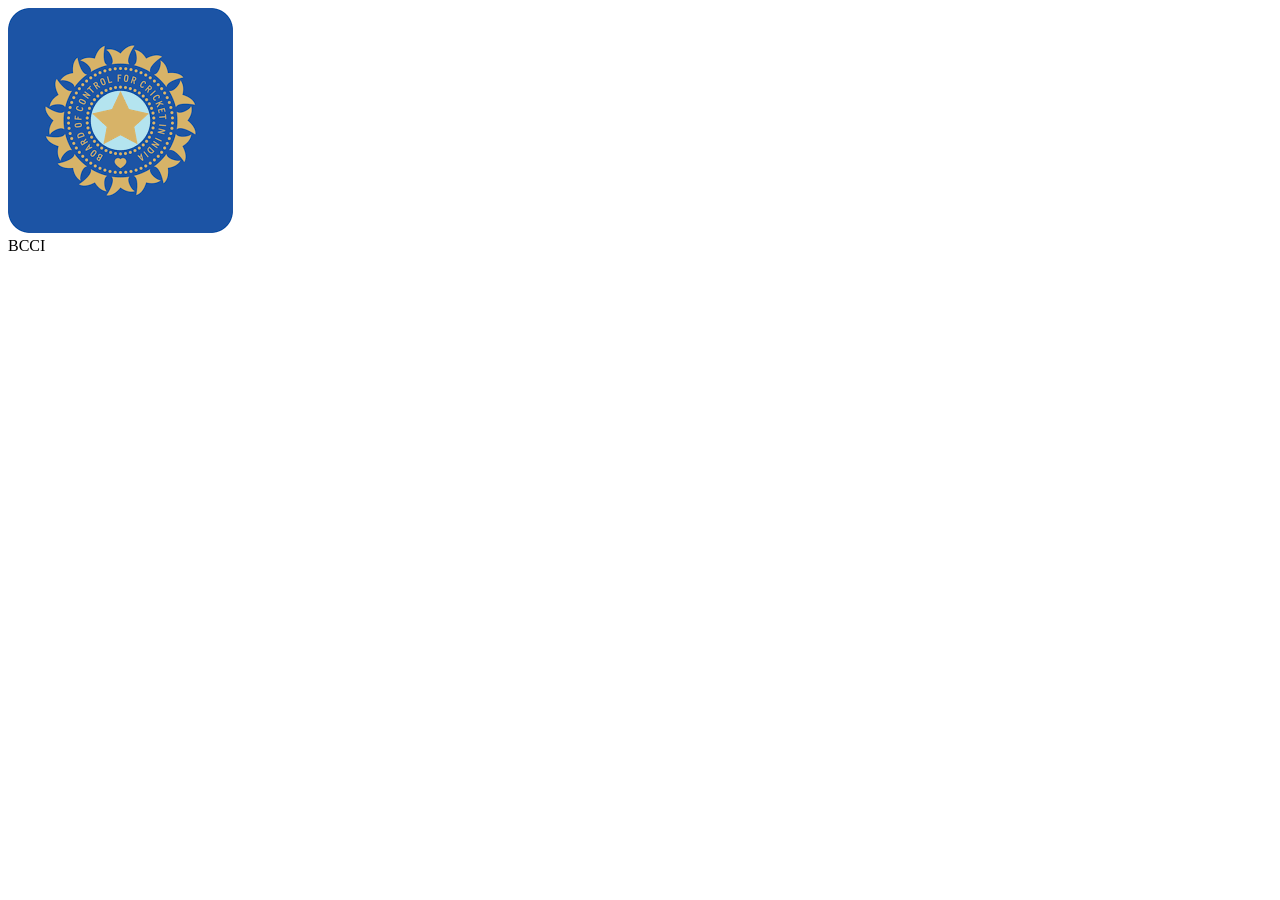
<file: ipl/index.html>
<!DOCTYPE html>
<html lang="en">
<head>
    <meta charset="UTF-8">
    <meta name="viewport" content="width=device-width, initial-scale=1.0">
    <title>IPL</title>
</head>
<body>
    <img class="mee" src="[data-uri]" alt="">
    <HEader class="bcci">BCCI</HEader>
</body>
</html>
</file>
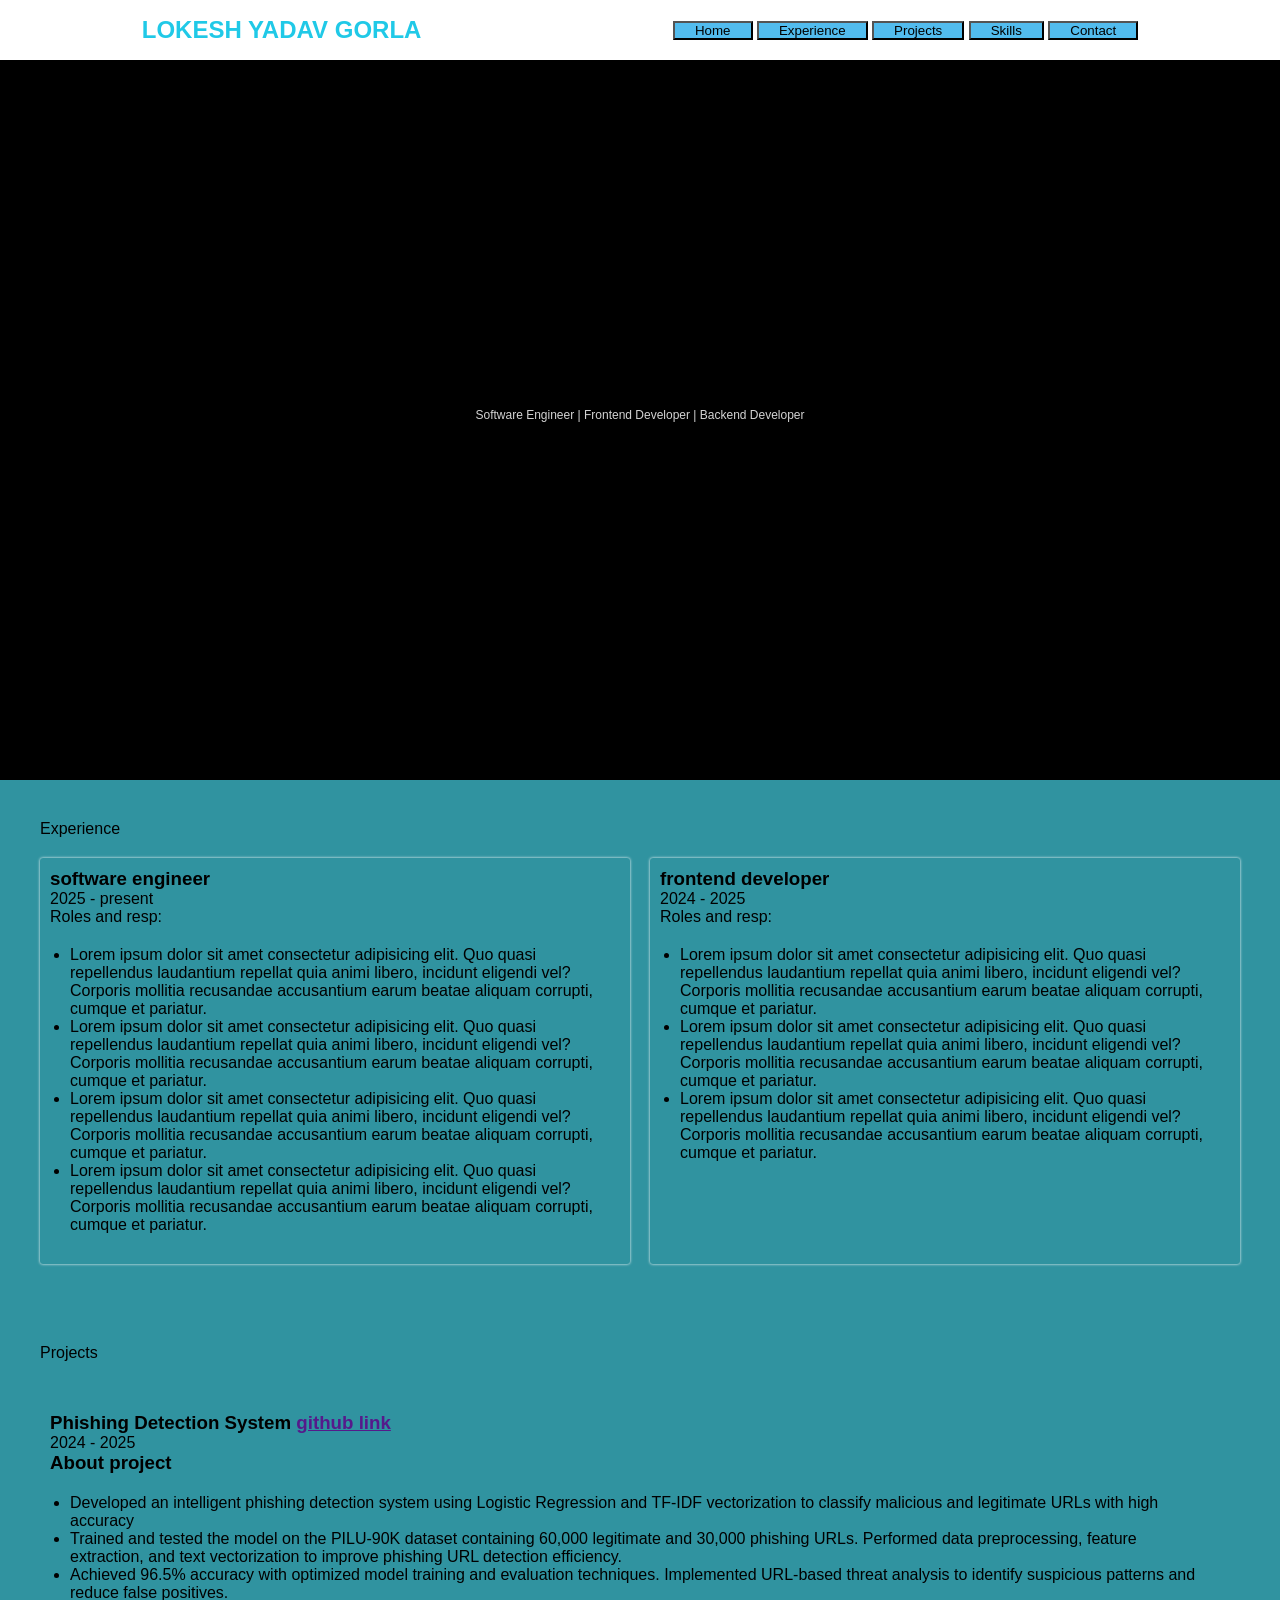
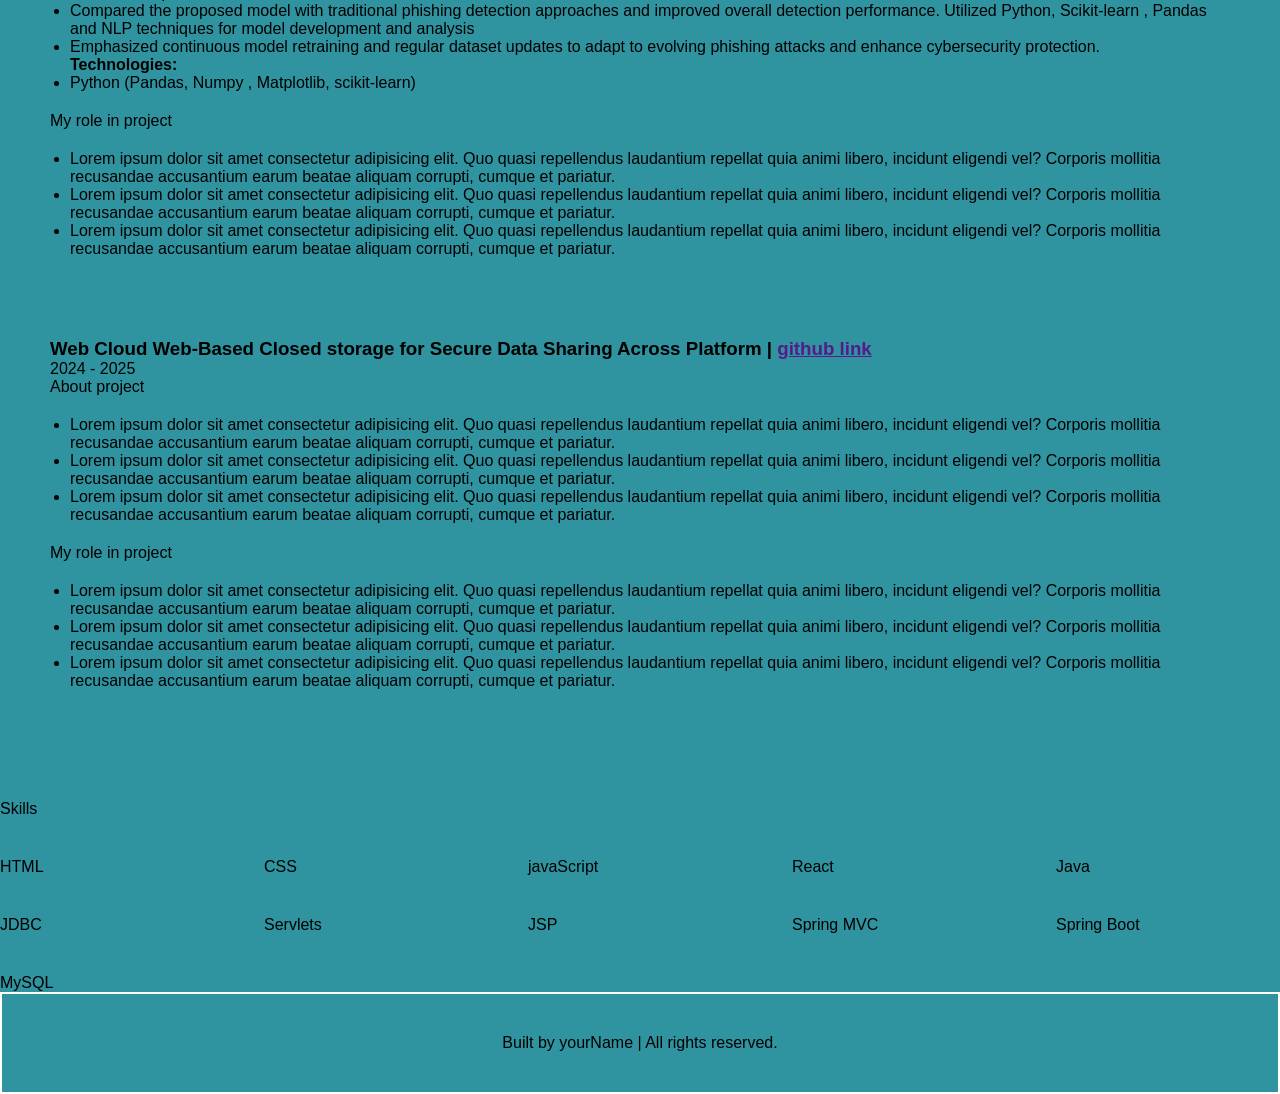
<file: portfolio/index.html>
<!DOCTYPE html>
<html lang="en">
<head>
    <meta charset="UTF-8">
    <meta name="viewport" content="width=device-width, initial-scale=1.0">
    <title>Document</title>
    <link rel="stylesheet" href="style.css">
</head>
<body>

    <section class="navbar">
        <h1 class="loki">LOKESH YADAV GORLA</h1>
        <nav>
        <button><a href="#hero">Home</a></button>
        <button><a href="#exp">Experience</a></button>
        <button><a href="#projects">Projects</a></button>   
        <button><a href="#skills">Skills</a></button>
        <button><a href="#contact">Contact</a></button>
        
        </nav>
    </section>

    <section class="hero" id="hero">
        <h2>lokesh</h2>
        <p>Software Engineer | Frontend Developer | Backend Developer</p>
        <div>
            <a href="">LinkedIn</a>
            <a href="">GitHub</a>
        </div>
    </section>

    <section class="exp" id="exp">
        <header class="her">Experience</header>
        <div class="exp-card">
            <h3>software engineer</h3>
            <p>2025 - present</p>
            <p>Roles and resp:</p>
            <ul>
                <li>Lorem ipsum dolor sit amet consectetur adipisicing elit. Quo quasi repellendus laudantium repellat quia animi libero, incidunt eligendi vel? Corporis mollitia recusandae accusantium earum beatae aliquam corrupti, cumque et pariatur.</li>
                <li>Lorem ipsum dolor sit amet consectetur adipisicing elit. Quo quasi repellendus laudantium repellat quia animi libero, incidunt eligendi vel? Corporis mollitia recusandae accusantium earum beatae aliquam corrupti, cumque et pariatur.</li>
                <li>Lorem ipsum dolor sit amet consectetur adipisicing elit. Quo quasi repellendus laudantium repellat quia animi libero, incidunt eligendi vel? Corporis mollitia recusandae accusantium earum beatae aliquam corrupti, cumque et pariatur.</li>
                <li>Lorem ipsum dolor sit amet consectetur adipisicing elit. Quo quasi repellendus laudantium repellat quia animi libero, incidunt eligendi vel? Corporis mollitia recusandae accusantium earum beatae aliquam corrupti, cumque et pariatur.</li>
            </ul>
        </div>
        <div class="exp-card">
            <h3>frontend developer</h3>
            <p>2024 - 2025</p>
            <p>Roles and resp:</p>
            <ul>
                <li>Lorem ipsum dolor sit amet consectetur adipisicing elit. Quo quasi repellendus laudantium repellat quia animi libero, incidunt eligendi vel? Corporis mollitia recusandae accusantium earum beatae aliquam corrupti, cumque et pariatur.</li>
                <li>Lorem ipsum dolor sit amet consectetur adipisicing elit. Quo quasi repellendus laudantium repellat quia animi libero, incidunt eligendi vel? Corporis mollitia recusandae accusantium earum beatae aliquam corrupti, cumque et pariatur.</li>
                <li>Lorem ipsum dolor sit amet consectetur adipisicing elit. Quo quasi repellendus laudantium repellat quia animi libero, incidunt eligendi vel? Corporis mollitia recusandae accusantium earum beatae aliquam corrupti, cumque et pariatur.</li>
            </ul>
        </div>
    </section>


    <section class="projects" id="projects">
        <header>Projects</header>
        <div class="project-card">
            <h3>Phishing Detection System <a href="">github link</a></h3>
            <p>2024 - 2025</p>
            <h3>About project</h3>
            <ul>
                <li>Developed an intelligent phishing detection system using Logistic Regression and TF-IDF vectorization to classify malicious and legitimate URLs with high accuracy</li>
                <li>Trained and tested the model on the PILU-90K dataset containing 60,000 legitimate and 30,000 phishing URLs. Performed data preprocessing, feature extraction, and text vectorization to improve phishing URL detection efficiency.</li>
                <li>Achieved 96.5% accuracy with optimized model training and evaluation techniques. Implemented URL-based threat analysis to identify suspicious patterns and reduce false positives.</li>
                <li>Compared the proposed model with traditional phishing detection approaches and improved overall detection performance. Utilized Python, Scikit-learn , Pandas and NLP techniques for model development and analysis</li>
                <li>Emphasized continuous model retraining and regular dataset updates to adapt to evolving phishing attacks and enhance cybersecurity protection.</li>
                <h4>Technologies:</h4>
                <li>Python (Pandas, Numpy , Matplotlib, scikit-learn)</li>
            </ul>
            <p>My role in project</p>
            <ul>
                <li>Lorem ipsum dolor sit amet consectetur adipisicing elit. Quo quasi repellendus laudantium repellat quia animi libero, incidunt eligendi vel? Corporis mollitia recusandae accusantium earum beatae aliquam corrupti, cumque et pariatur.</li>
                <li>Lorem ipsum dolor sit amet consectetur adipisicing elit. Quo quasi repellendus laudantium repellat quia animi libero, incidunt eligendi vel? Corporis mollitia recusandae accusantium earum beatae aliquam corrupti, cumque et pariatur.</li>
                <li>Lorem ipsum dolor sit amet consectetur adipisicing elit. Quo quasi repellendus laudantium repellat quia animi libero, incidunt eligendi vel? Corporis mollitia recusandae accusantium earum beatae aliquam corrupti, cumque et pariatur.</li>
            </ul>
        </div>
        <div class="project-card">
            <h3>Web Cloud Web-Based Closed storage for Secure Data Sharing Across Platform | <a href="">github link</a></h3>
            <p>2024 - 2025</p>
            <p>About project</p>
            <ul>
                <li>Lorem ipsum dolor sit amet consectetur adipisicing elit. Quo quasi repellendus laudantium repellat quia animi libero, incidunt eligendi vel? Corporis mollitia recusandae accusantium earum beatae aliquam corrupti, cumque et pariatur.</li>
                <li>Lorem ipsum dolor sit amet consectetur adipisicing elit. Quo quasi repellendus laudantium repellat quia animi libero, incidunt eligendi vel? Corporis mollitia recusandae accusantium earum beatae aliquam corrupti, cumque et pariatur.</li>
                <li>Lorem ipsum dolor sit amet consectetur adipisicing elit. Quo quasi repellendus laudantium repellat quia animi libero, incidunt eligendi vel? Corporis mollitia recusandae accusantium earum beatae aliquam corrupti, cumque et pariatur.</li>
            </ul>
            <p>My role in project</p>
            <ul>
                <li>Lorem ipsum dolor sit amet consectetur adipisicing elit. Quo quasi repellendus laudantium repellat quia animi libero, incidunt eligendi vel? Corporis mollitia recusandae accusantium earum beatae aliquam corrupti, cumque et pariatur.</li>
                <li>Lorem ipsum dolor sit amet consectetur adipisicing elit. Quo quasi repellendus laudantium repellat quia animi libero, incidunt eligendi vel? Corporis mollitia recusandae accusantium earum beatae aliquam corrupti, cumque et pariatur.</li>
                <li>Lorem ipsum dolor sit amet consectetur adipisicing elit. Quo quasi repellendus laudantium repellat quia animi libero, incidunt eligendi vel? Corporis mollitia recusandae accusantium earum beatae aliquam corrupti, cumque et pariatur.</li>
            </ul>
        </div>
    </section>

    <section class="skills" id="skills">
        
        <header>Skills</header>
            <p>HTML</p>
            <p>CSS</p>
            <p>javaScript</p>
            <p>React</p>
            <p>Java</p>
            <p>JDBC</p>
            <p>Servlets</p>
            <p>JSP</p>
            <p>Spring MVC</p>
            <p>Spring Boot</p>
            <p>MySQL</p>
    </section>

    <footer>
        Built by yourName | All rights reserved.
    </footer>
    
</body>
</html>
</file>
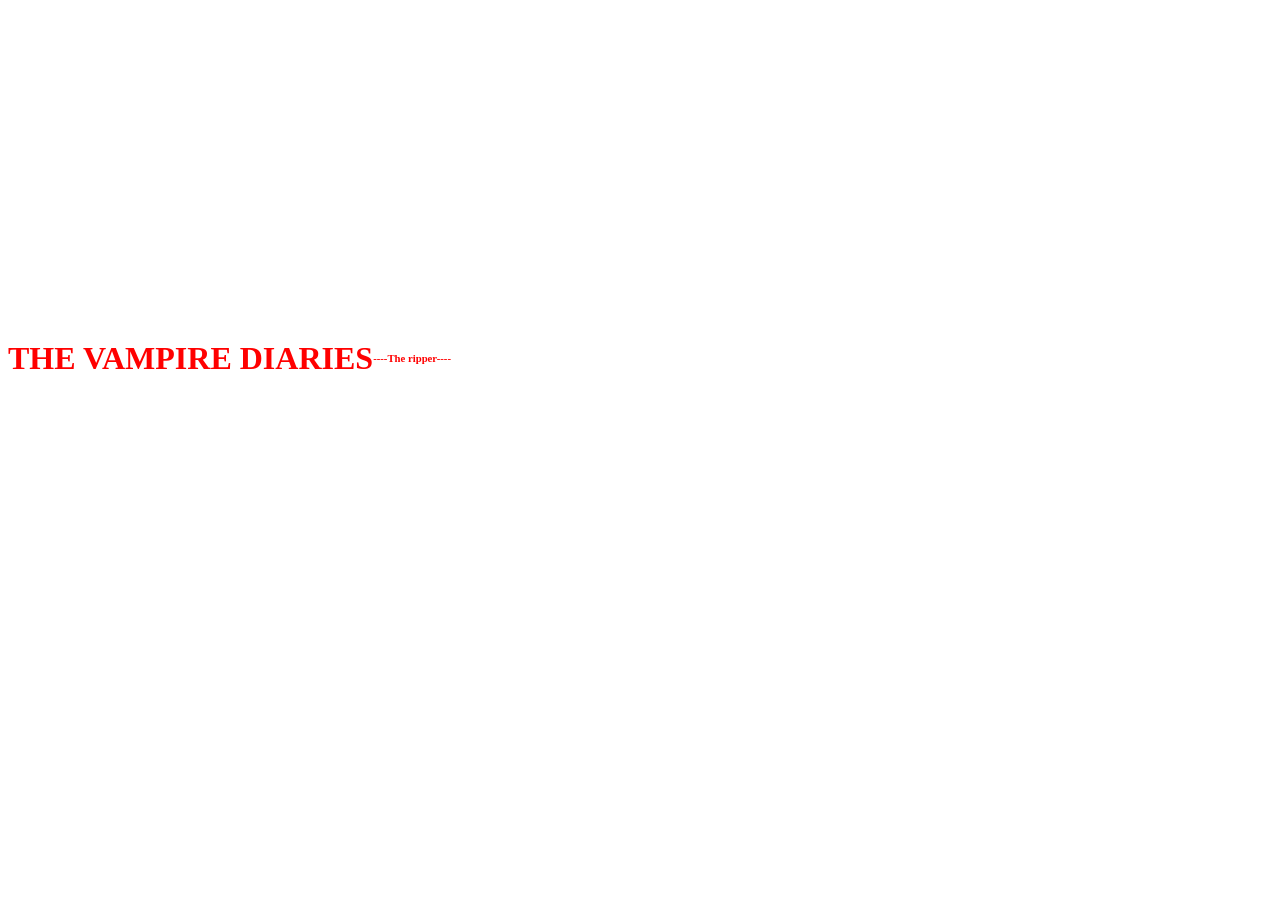
<file: task1/index.html>
<!DOCTYPE html>
<html lang="en">
<head>
    <meta charset="UTF-8">
    <meta name="viewport" content="width=device-width, initial-scale=1.0">
    <title>Document</title>
    <link rel="stylesheet" href="style.css">

</head>
<body>
    <div class="VAMPIRE">
        <h1>THE VAMPIRE DIARIES</h1>
        <h6>----The ripper----</h6>
    </div>
</body>
</html>
</file>
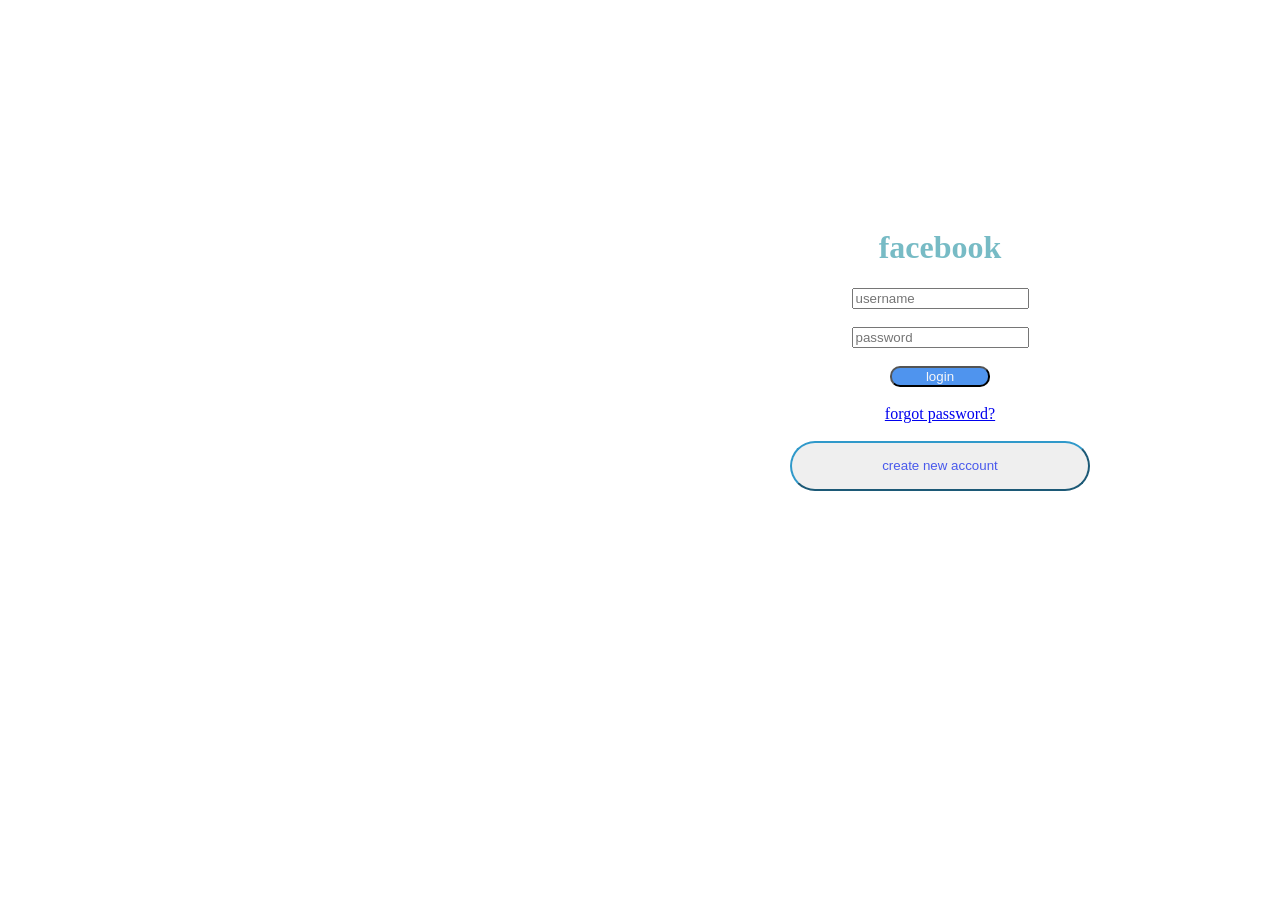
<file: facebook/fb.html>
<!DOCTYPE html>
<html lang="en">
<head>
    <meta charset="UTF-8">
    <meta name="viewport" content="width=device-width, initial-scale=1.0">
    <title>fb</title>
    <link rel="stylesheet" href="fb.css">

</head>
<body class="hero">
    <div>
        <h1>facebook</h1>
        <input type="text" placeholder="username"><br><br>
        <input type="text" placeholder="password"><br><br>
        <input class="login" login type="submit" value="login"><br><br>
        <a href="forgot password?">forgot password?</a><br><br>
        <input class="create" type="submit" value="create new account"><br>
    </div>
</body>
</html>
</file>
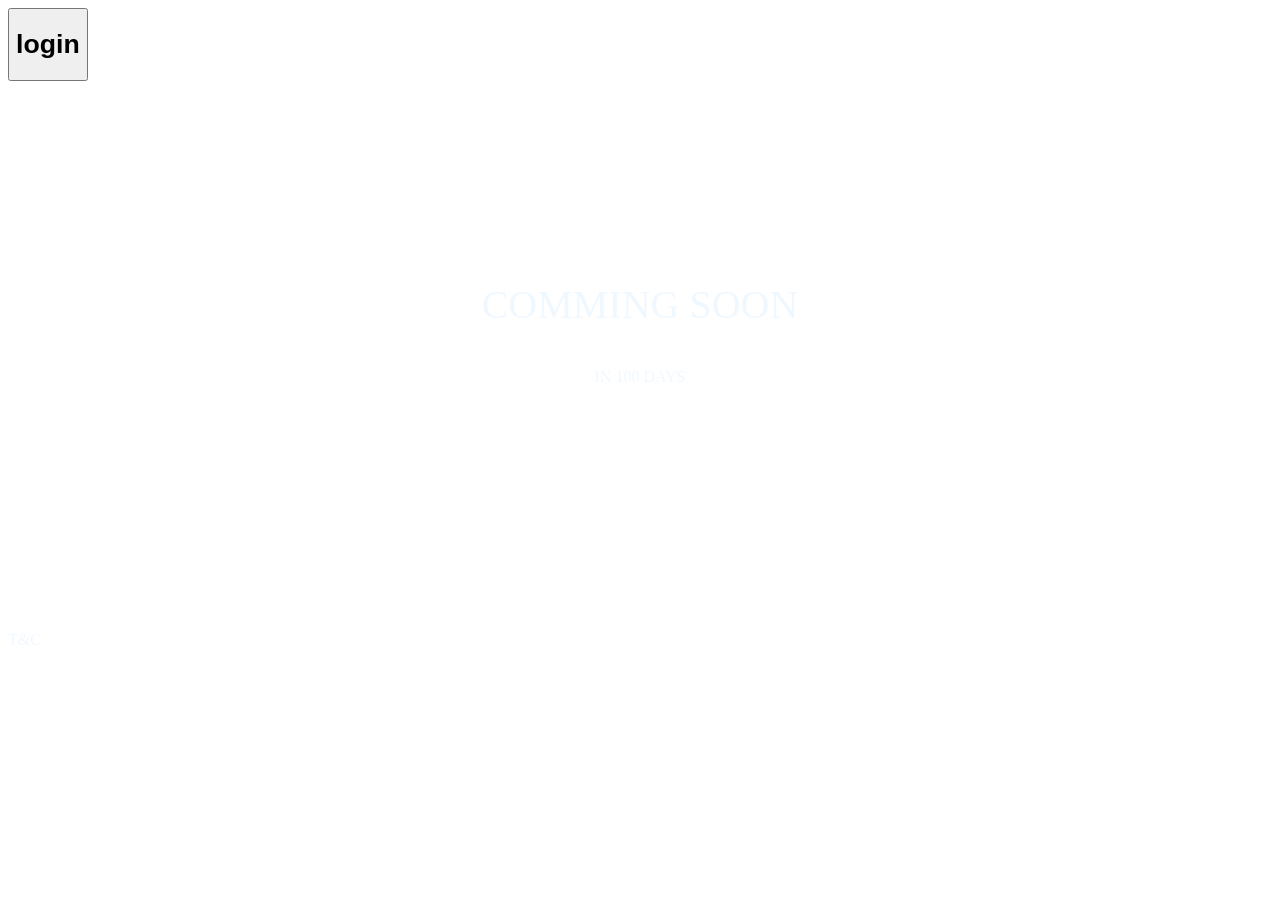
<file: task2/Iindex.html>
<!DOCTYPE html>
<html lang="en">
<head>
    <meta charset="UTF-8">
    <meta name="viewport" content="width=device-width, initial-scale=1.0">
    <title>NAROTU</title>
    <link rel="stylesheet" href="style.css">
</head>
<body>
    <form>
        
    <button><h1>login</h1></button>
    </form>
    <p class="comm">COMMING SOON</p>
    <P class="days">IN 100 DAYS</P>
    <P class="tc">T&C</P>
    
</body>
</html>
</file>
<file: day 3/style.css>
p{
    border: 5px brown;
    padding: 500px;
    background-color: blueviolet;
     width: 50%; 
    background-image:url([data-uri]);
    background-repeat: no-repeat;
    background-size: cover;
    text-align: center;
    background-image  :center;

}
h1{
    color: red;
    text-align: center;
}
h3{
    text-align: center;
}
table,
th,
td{
    border: 1px solid black;
    padding: 10px;
    border-collapse: collapse;
}
th{
    background-color: antiquewhite;
}
</file>
<file: day1/style.css>
h1 {
    color: aquamarine;
}
</file>
<file: day5/style.css>
.login{
    color: brown;
}

form{

    margin: top 300px;
    
    border: 2px blueviolet;
}
body{
    background-color:blanchedalmond ;
    
}
</file>
<file: gym/style.css>
:root{
    --bg:#0A0C0E;
    --surface:#14171B;
    --surface-2:#1C2126;
    --line:#262C32;
    --line-bright:#333B42;
    --cyan:#00F0FF;
    --cyan-dim:#0B8E96;
    --cyan-soft:rgba(0,240,255,0.12);
    --flame:#FF5A36;
    --flame-soft:rgba(255,90,54,0.22);
    --text:#F1F5F7;
    --text-muted:#94A0AA;
    --text-faint:#5A646D;
    --nav-bg:rgba(10,12,14,0.86);
    --tag-bg:rgba(20,23,27,0.85);
    --grid-fade:rgba(0,240,255,0.04);
    --scheme:dark;
  }
  [data-theme="light"]{
    --bg:#F2F4F6;
    --surface:#FFFFFF;
    --surface-2:#EAEDF0;
    --line:#DBE1E6;
    --line-bright:#C1C9D0;
    --cyan:#0092A6;
    --cyan-dim:#00707F;
    --cyan-soft:rgba(0,146,166,0.12);
    --flame:#E14D24;
    --flame-soft:rgba(225,77,36,0.16);
    --text:#12161A;
    --text-muted:#525C66;
    --text-faint:#818B94;
    --nav-bg:rgba(242,244,246,0.86);
    --tag-bg:rgba(255,255,255,0.88);
    --grid-fade:rgba(0,146,166,0.05);
    --scheme:light;
  }
  body{transition:background-color .35s ease, color .35s ease;}
  *{margin:0;padding:0;box-sizing:border-box;}
  html{scroll-behavior:smooth;}
  body{
    background:var(--bg);
    color:var(--text);
    font-family:'Manrope',sans-serif;
    overflow-x:hidden;
    background-image:
      linear-gradient(var(--line) 1px, transparent 1px),
      linear-gradient(90deg, var(--line) 1px, transparent 1px);
    background-size:64px 64px;
    background-position:center top;
    background-attachment:fixed;
  }
  @media (prefers-reduced-motion: reduce){
    html{scroll-behavior:auto;}
    *{animation-duration:.001ms !important; transition-duration:.001ms !important;}
  }
  .wrap{max-width:1180px;margin:0 auto;padding:0 28px;}
  a{color:inherit;text-decoration:none;}
  .display{font-family:'Anton',sans-serif;text-transform:uppercase;letter-spacing:0.01em;}
  .mono{font-family:'JetBrains Mono',monospace;}
  ::selection{background:var(--flame);color:#0A0C0E;}
  :focus-visible{outline:2px solid var(--cyan);outline-offset:3px;}
 
  /* ---------- NAV ---------- */
  header.site-nav{
    position:fixed;top:0;left:0;right:0;z-index:200;
    background:var(--nav-bg);backdrop-filter:blur(10px);
    border-bottom:1px solid var(--line);
  }
  .nav-inner{max-width:1180px;margin:0 auto;padding:0 28px;height:68px;
    display:flex;align-items:center;justify-content:space-between;}
  .nav-mark{display:flex;align-items:center;gap:10px;}
  .nav-mark .bolt{width:10px;height:10px;background:var(--cyan);
    box-shadow:0 0 12px var(--cyan);transform:rotate(45deg);}
  .nav-mark span{font-family:'Anton',sans-serif;font-size:18px;letter-spacing:.03em;}
  nav.links{display:flex;gap:30px;}
  nav.links a{font-size:12.5px;font-weight:700;color:var(--text-muted);
    text-transform:uppercase;letter-spacing:.08em;position:relative;padding:4px 0;transition:color .2s;}
  nav.links a:hover{color:var(--text);}
  nav.links a.active{color:var(--cyan);}
  nav.links a.active::after{content:"";position:absolute;left:0;right:0;bottom:-4px;height:2px;
    background:var(--cyan);box-shadow:0 0 8px var(--cyan);}
  .nav-cta{font-family:'JetBrains Mono',monospace;font-size:12px;font-weight:700;
    border:1px solid var(--cyan-dim);color:var(--cyan);padding:9px 16px;border-radius:2px;
    text-transform:uppercase;letter-spacing:.06em;transition:.2s;}
  .nav-cta:hover{background:var(--cyan);color:#04181A;box-shadow:0 0 18px var(--cyan-soft);}
  #themeBtn{
    font-family:'JetBrains Mono',monospace;font-size:16px;line-height:1;
    border:1px solid var(--line-bright);background:var(--surface);color:var(--text);
    width:38px;height:38px;border-radius:2px;cursor:pointer;display:flex;align-items:center;
    justify-content:center;transition:border-color .2s, color .2s, transform .2s;
  }
  #themeBtn:hover{border-color:var(--cyan);color:var(--cyan);}
  #themeBtn:active{transform:scale(0.92);}
  .nav-toggle{display:none;background:transparent;border:1px solid var(--line);color:var(--text);
    width:38px;height:34px;border-radius:2px;cursor:pointer;font-size:18px;}
  @media (max-width:860px){
    nav.links{position:fixed;top:68px;left:0;right:0;background:var(--bg);flex-direction:column;
      padding:20px 28px;gap:18px;border-bottom:1px solid var(--line);
      transform:translateY(-110%);opacity:0;transition:.25s;}
    nav.links.open{transform:translateY(0);opacity:1;}
    .nav-toggle{display:block;}
  }
 
  /* ---------- SECTION SHELL ---------- */
  section{padding:110px 0;border-top:1px solid var(--line);position:relative;}
  section.hero{border-top:none;}
  .eyebrow{font-family:'JetBrains Mono',monospace;font-size:12px;color:var(--cyan);
    letter-spacing:.14em;text-transform:uppercase;display:flex;align-items:center;gap:10px;margin-bottom:16px;}
  .eyebrow::before{content:"";width:22px;height:1px;background:var(--cyan);box-shadow:0 0 6px var(--cyan);}
  .section-head{margin-bottom:52px;max-width:640px;}
  .section-head h2{font-size:clamp(30px,4.2vw,46px);line-height:1.02;}
  .section-head p{color:var(--text-muted);margin-top:14px;line-height:1.7;font-size:15.5px;}
 
  /* ---------- HERO ---------- */
  section.hero{min-height:96vh;display:flex;align-items:center;padding-top:120px;}
  .hero-grid{display:grid;grid-template-columns:1.2fr 0.85fr;gap:60px;align-items:center;width:100%;}
  @media (max-width:900px){.hero-grid{grid-template-columns:1fr;gap:44px;}}
  h1.hero-name{font-size:clamp(40px,6.6vw,84px);line-height:0.94;margin-bottom:22px;}
  h1.hero-name .accent{color:var(--cyan);text-shadow:0 0 24px var(--cyan-soft);}
  p.tagline{font-size:17px;color:var(--text-muted);max-width:480px;margin-bottom:30px;line-height:1.7;}
  .cert-row{display:flex;flex-wrap:wrap;gap:10px;margin-bottom:34px;}
  .cert{font-family:'JetBrains Mono',monospace;font-size:11px;font-weight:600;letter-spacing:.05em;
    padding:7px 12px;border-radius:2px;border:1px solid var(--line-bright);color:var(--text-muted);
    background:var(--surface);}
  .cert strong{color:var(--cyan);}
  .hero-actions{display:flex;gap:14px;flex-wrap:wrap;}
  .btn{font-size:13.5px;font-weight:700;padding:14px 24px;border-radius:2px;cursor:pointer;
    display:inline-flex;align-items:center;gap:9px;transition:.18s;text-transform:uppercase;
    letter-spacing:.05em;font-family:'Manrope',sans-serif;border:none;}
  .btn:hover{transform:translateY(-2px);}
  .btn-primary{background:var(--cyan);color:#04181A;box-shadow:0 0 0 rgba(0,240,255,0);}
  .btn-primary:hover{box-shadow:0 6px 26px var(--cyan-soft);}
  .btn-ghost{background:transparent;border:1px solid var(--line-bright);color:var(--text);}
  .btn-ghost:hover{border-color:var(--cyan);color:var(--cyan);}
  .btn-flame{background:var(--flame);color:#1A0800;}
  .btn-flame:hover{box-shadow:0 6px 26px var(--flame-soft);}
 
  .hero-card{background:var(--surface);border:1px solid var(--line);border-radius:4px;padding:0;overflow:hidden;
    position:relative;}
  .hero-card::before{content:"";position:absolute;inset:0;pointer-events:none;
    background:linear-gradient(180deg,transparent,var(--grid-fade));}
  .hero-card-head{display:flex;justify-content:space-between;align-items:center;padding:16px 20px;
    border-bottom:1px solid var(--line);font-family:'JetBrains Mono',monospace;font-size:11px;
    color:var(--text-faint);text-transform:uppercase;letter-spacing:.08em;}
  .hero-card-head .live{color:var(--flame);display:flex;align-items:center;gap:6px;}
  .hero-card-head .live::before{content:"";width:6px;height:6px;border-radius:50%;background:var(--flame);
    box-shadow:0 0 8px var(--flame);animation:pulse 1.6s infinite;}
  @keyframes pulse{0%,100%{opacity:1;}50%{opacity:.35;}}
  .stat-row{display:flex;justify-content:space-between;padding:16px 20px;border-bottom:1px solid var(--line);}
  .stat-row:last-child{border-bottom:none;}
  .stat-row span:first-child{color:var(--text-muted);font-size:13.5px;}
  .stat-row span:last-child{font-family:'JetBrains Mono',monospace;font-weight:700;font-size:16px;color:var(--cyan);}
 
  /* ---------- PROGRAM ---------- */
  .program-layout{display:grid;grid-template-columns:220px 1fr;gap:36px;}
  @media (max-width:980px){.program-layout{grid-template-columns:1fr;}}
  .day-tabs{display:flex;flex-direction:column;gap:8px;position:sticky;top:96px;align-self:start;}
  @media (max-width:980px){.day-tabs{position:static;flex-direction:row;flex-wrap:wrap;}}
  .day-tab{background:var(--surface);border:1px solid var(--line);border-radius:2px;padding:14px 16px;
    text-align:left;cursor:pointer;transition:.18s;color:var(--text-muted);}
  .day-tab .num{font-family:'JetBrains Mono',monospace;font-size:11px;color:var(--text-faint);}
  .day-tab .lbl{display:block;font-weight:700;font-size:14px;color:var(--text);margin-top:3px;}
  .day-tab:hover{border-color:var(--line-bright);}
  .day-tab.active{border-color:var(--cyan);background:linear-gradient(180deg,var(--cyan-soft),transparent);}
  .day-tab.active .num{color:var(--cyan);}
 
  .program-panel{display:none;}
  .program-panel.active{display:block;animation:fadein .3s ease;}
  @keyframes fadein{from{opacity:0;transform:translateY(6px);}to{opacity:1;transform:translateY(0);}}
  .panel-top{display:grid;grid-template-columns:280px 1fr;gap:36px;margin-bottom:30px;}
  @media (max-width:760px){.panel-top{grid-template-columns:1fr;}}
  .panel-intro h3{font-size:26px;margin-bottom:8px;}
  .panel-intro .focus-line{color:var(--text-muted);font-size:14px;line-height:1.6;margin-bottom:18px;}
  .legend{display:flex;flex-wrap:wrap;gap:10px;}
  .legend-item{display:flex;align-items:center;gap:7px;font-family:'JetBrains Mono',monospace;
    font-size:11px;color:var(--text-muted);}
  .legend-dot{width:9px;height:9px;border-radius:2px;background:var(--flame);box-shadow:0 0 6px var(--flame-soft);}
 
  .muscle-map{background:var(--surface);border:1px solid var(--line);border-radius:4px;padding:18px;
    display:flex;justify-content:center;gap:10px;
    background-image:linear-gradient(var(--line) 1px, transparent 1px),linear-gradient(90deg,var(--line) 1px, transparent 1px);
    background-size:16px 16px;}
  .muscle-map svg{width:100%;height:auto;max-width:130px;}
  .muscle{fill:var(--surface-2);stroke:var(--line-bright);stroke-width:1.5;transition:fill .35s ease, filter .35s ease, stroke .35s ease;}
  .muscle.active{fill:var(--flame);stroke:var(--cyan);filter:drop-shadow(0 0 7px var(--flame-soft));}
  .figure-label{text-align:center;font-family:'JetBrains Mono',monospace;font-size:9.5px;color:var(--text-faint);
    text-transform:uppercase;letter-spacing:.08em;margin-top:6px;}
 
  .exercise-grid{display:grid;grid-template-columns:repeat(auto-fill,minmax(300px,1fr));gap:16px;}
  .ex-card{background:var(--surface);border:1px solid var(--line);border-radius:4px;padding:18px;
    transition:border-color .2s, transform .2s;}
  .ex-card:hover{border-color:var(--cyan-dim);transform:translateY(-3px);}
  .ex-top{display:flex;justify-content:space-between;align-items:flex-start;gap:12px;margin-bottom:12px;}
  .ex-icon{width:46px;height:46px;flex:none;border-radius:2px;background:var(--surface-2);
    border:1px solid var(--line);display:flex;align-items:center;justify-content:center;}
  .ex-icon svg{width:26px;height:26px;}
  .ex-name{font-weight:700;font-size:15px;line-height:1.3;}
  .ex-target{font-family:'JetBrains Mono',monospace;font-size:10.5px;color:var(--flame);
    text-transform:uppercase;letter-spacing:.06em;margin-top:3px;}
  .ex-meta{display:flex;gap:10px;flex-wrap:wrap;margin-top:6px;}
  .meta-chip{font-family:'JetBrains Mono',monospace;font-size:11.5px;font-weight:600;
    background:var(--surface-2);border:1px solid var(--line);border-radius:2px;padding:5px 9px;color:var(--text-muted);}
  .meta-chip strong{color:var(--cyan);}
  .super-badge{display:inline-block;font-family:'JetBrains Mono',monospace;font-size:10px;
    color:var(--bg);background:var(--cyan);padding:3px 8px;border-radius:2px;font-weight:700;
    letter-spacing:.05em;margin-bottom:10px;}
  .super-pair{border:1px dashed var(--line-bright);border-radius:4px;padding:14px;margin-bottom:16px;}
  .super-pair .ex-card{border:none;background:transparent;padding:10px 0;}
  .super-pair .ex-card:hover{transform:none;}
  .super-divider{text-align:center;font-family:'JetBrains Mono',monospace;font-size:10px;
    color:var(--text-faint);letter-spacing:.1em;padding:2px 0;}
 
  .panel-footer-cta{margin-top:26px;display:flex;gap:14px;flex-wrap:wrap;align-items:center;}
  .print-status{font-family:'JetBrains Mono',monospace;font-size:12px;color:var(--text-faint);}
 
  /* ---------- SPLIT OVERVIEW STRIP ---------- */
  .split-strip{display:grid;grid-template-columns:repeat(7,1fr);gap:1px;background:var(--line);
    border:1px solid var(--line);border-radius:4px;overflow:hidden;margin-bottom:60px;}
  @media (max-width:1040px){.split-strip{grid-template-columns:repeat(4,1fr);}}
  @media (max-width:640px){.split-strip{grid-template-columns:repeat(2,1fr);}}
  @media (max-width:400px){.split-strip{grid-template-columns:1fr;}}
  .split-cell{background:var(--surface);padding:20px 16px;}
  .split-cell .d{font-family:'JetBrains Mono',monospace;font-size:11px;color:var(--cyan);margin-bottom:6px;}
  .split-cell .t{font-weight:700;font-size:14px;line-height:1.35;}
 
  /* ---------- TRANSFORMATION SLIDER ---------- */
  .compare-wrap{display:grid;grid-template-columns:0.9fr 1.1fr;gap:48px;align-items:center;}
  @media (max-width:900px){.compare-wrap{grid-template-columns:1fr;}}
  .compare{position:relative;aspect-ratio:4/5;border-radius:4px;overflow:hidden;border:1px solid var(--line);
    background:var(--surface);max-width:420px;}
  .compare .layer{position:absolute;inset:0;display:flex;align-items:center;justify-content:center;
    background:var(--surface-2);}
  .compare .layer.after{clip-path:inset(0 0 0 var(--split,50%));}
  .compare .layer svg{width:86%;height:96%;}
  .compare-tag{position:absolute;top:14px;font-family:'JetBrains Mono',monospace;font-size:11px;
    font-weight:700;letter-spacing:.08em;padding:5px 10px;border-radius:2px;}
  .compare-tag.before{left:14px;background:var(--tag-bg);color:var(--text-muted);border:1px solid var(--line-bright);}
  .compare-tag.after{right:14px;background:var(--flame);color:#1A0800;}
  .compare-handle{position:absolute;top:0;bottom:0;left:var(--split,50%);width:2px;background:var(--cyan);
    box-shadow:0 0 12px var(--cyan);transform:translateX(-1px);pointer-events:none;}
  .compare-handle::after{content:"⇔";position:absolute;top:50%;left:50%;transform:translate(-50%,-50%);
    width:34px;height:34px;background:var(--cyan);color:#04181A;border-radius:50%;display:flex;
    align-items:center;justify-content:center;font-size:14px;font-weight:700;}
  .compare input[type=range]{position:absolute;inset:0;width:100%;height:100%;margin:0;opacity:0;cursor:ew-resize;}
  .compare-caption{font-family:'JetBrains Mono',monospace;font-size:11px;color:var(--text-faint);
    text-align:center;margin-top:12px;}
 
  .compare-copy h3{font-size:26px;margin-bottom:14px;}
  .compare-copy p{color:var(--text-muted);line-height:1.75;font-size:15px;margin-bottom:14px;}
  .compare-stats{display:flex;gap:26px;margin-top:22px;flex-wrap:wrap;}
  .cstat b{display:block;font-family:'JetBrains Mono',monospace;font-size:24px;color:var(--cyan);}
  .cstat span{font-size:11.5px;color:var(--text-faint);text-transform:uppercase;letter-spacing:.06em;}
 
  /* ---------- BOOKING ---------- */
  .book-grid{display:grid;grid-template-columns:1fr 1fr;gap:48px;}
  @media (max-width:900px){.book-grid{grid-template-columns:1fr;}}
  .book-info h3{font-size:24px;margin-bottom:14px;}
  .book-info p{color:var(--text-muted);line-height:1.75;font-size:15px;margin-bottom:20px;}
  .book-list{display:flex;flex-direction:column;gap:14px;}
  .book-list .row{display:flex;gap:12px;align-items:flex-start;font-size:14px;color:var(--text-muted);}
  .book-list .row .ico{color:var(--cyan);font-family:'JetBrains Mono',monospace;flex:none;}
  .book-form{background:var(--surface);border:1px solid var(--line);border-radius:4px;padding:28px;}
  .field{margin-bottom:18px;}
  .field label{display:block;font-family:'JetBrains Mono',monospace;font-size:11px;color:var(--text-faint);
    text-transform:uppercase;letter-spacing:.07em;margin-bottom:8px;}
  .field input, .field select, .field textarea{
    width:100%;background:var(--surface-2);border:1px solid var(--line-bright);border-radius:2px;
    padding:12px 14px;color:var(--text);font-family:'Manrope',sans-serif;font-size:14px;}
  .field input:focus, .field select:focus, .field textarea:focus{outline:none;border-color:var(--cyan);}
  .field-row{display:grid;grid-template-columns:1fr 1fr;gap:14px;}
  @media (max-width:520px){.field-row{grid-template-columns:1fr;}}
  #bookStatus{font-family:'JetBrains Mono',monospace;font-size:12.5px;margin-top:4px;display:block;}
  #bookStatus.ok{color:var(--cyan);}
 
  footer{padding:36px 0;text-align:center;font-family:'JetBrains Mono',monospace;font-size:11.5px;
    color:var(--text-faint);border-top:1px solid var(--line);}
 
  /* ---------- PRINT LOG ---------- */
  .print-only{display:none;}
  @media print{
    body > *:not(.print-only){display:none !important;}
    body{background:#fff;color:#000;background-image:none;}
    .print-only{display:block !important;padding:24px;}
    .print-only h2{font-family:Arial,sans-serif;margin-bottom:4px;}
    .print-only table{width:100%;border-collapse:collapse;margin-top:16px;}
    .print-only th,.print-only td{border:1px solid #999;padding:8px;font-size:12px;text-align:left;}
  }
</file>
<file: portfolio/style.css>
* {
    margin: 0;
    padding: 0;
    box-sizing: border-box;

    font-family: sans-serif;
}

:root {
    --primary-color: #000;
    --secondary-color: #ffffff;

    --bg-image: url("https://dummyimage.com/hd1080");
    --shadow: 0 0 3px white
}

html {
    scroll-behavior: smooth;
}

body {
   
  --mix-percent: 0%;
    background: color-mix(in srgb,rgb(167, 113, 155) var(--mix-percent),rgb(48, 147, 160));
    transition: --mix-percent 0.5s;
}

section {
    
    
}

.navbar {
    display: flex;
    align-items: center;
    justify-content: space-around;
    padding: 16px;

    position: sticky;
    top: 0;
    z-index: 1001;
    background: var(--secondary-color);
}

.navbar nav a {
    color: var(--primary-color);
    text-decoration: none;
    padding: 10px 20px;
}

.hero {
    height: 80vh;

    display: flex;
    flex-direction: column;
    align-items: center;
    justify-content: center;

    background: #000 url(https://www.questglobal.com/wp-content/uploads/2024/04/software-engineering-challenges.webp) center/cover;
}

.hero p {
    color: lightgray;
    font-size: 12px;
}

.hero a {
    color: var(--primary-color);
}

.hero div {
    margin-top: 20px;
}

.exp {
    display: grid;
    grid-template-columns: repeat(2, 1fr);
    gap: 20px;

    padding: 40px;
}

.exp header {
    grid-column: 1 / -1;
}

.exp-card {
    padding: 10px;
    box-shadow: var(--shadow);
    border-radius: 3px;
}

.exp-card ul {
    padding: 20px;
    list-style-type: disc;
}

.projects {
    padding: 40px;
}

.project-card {
    padding: 10px;
    margin: 40px 0;
}

.project-card p a {
    color: var(--primary-color);
}

.project-card ul {
    padding: 20px;
    list-style-type: disc;
}

.skills {
    display: grid;
    grid-template-columns: repeat(auto-fit, minmax(200px, 1fr));
    gap: 40px;
}

.skills header {
    grid-column: 1 / -1;
}

footer {
    text-align: center;
    padding: 40px;
    border: 2px solid white;
}


button{
    background-color: rgb(82, 188, 238);    
}
.loki{
    color: #20c9e7;
   
    
}
</file>
<file: task1/style.css>
.VAMPIRE    
{   
    display:flex;
    align-items:center;
    justify-items:center;
    
    
    /* padding-left: 10px; */
    color: red;
    height: 700px;
    text-align: center;
    background-repeat: no-repeat;
    background-size: cover;
    background-image: url('https://people.com/thmb/qqN5GYj5y1wJ-d-RKiQswE3vLKg=/1500x0/filters:no_upscale():max_bytes(150000):strip_icc():focal(999x0:1001x2)/vam6_ka_v2-2000-22a959297692412fadc40129ebb4214b.jpg');
}
</file>
<file: facebook/fb.css>
div{
    padding-top: 200px;
    padding-left: 600px;
    border-radius: 10px;
    text-align: center;

  

}
h1{
    color: rgba(50, 153, 167, 0.664);
}

body{
    background-image: url(https://static.xx.fbcdn.net/rsrc.php/yB/r/83zWJdc6PJI.webp);
    background-repeat: no-repeat;
    background-size: 500px;
    
}
.create{
    color: rgb(73, 89, 236);
    border-color: rgb(48, 153, 202);
    width: 300px;
    height: 50px;
    border-radius: 50px;
}
.login{
    color: rgb(246, 246, 248);
    background-color: rgb(79, 148, 238) ;
    width: 100px;
    border-radius: 10px;
}
.mee img{
    width: 10px;
}
</file>
<file: task2/style.css>
.comm{
    margin-top: 200px;
    text-align: center;
    font-size: 40px;
    
}
.days{
    text-align: center;

}
.tc{
    margin-top: 245px; 

}
body{
    background-image:url(https://4kwallpapers.com/images/walls/thumbs_3t/25105.jpg);
    background-repeat: no-repeat;
    background-size: cover;
    color: aliceblue;

}
</file>
